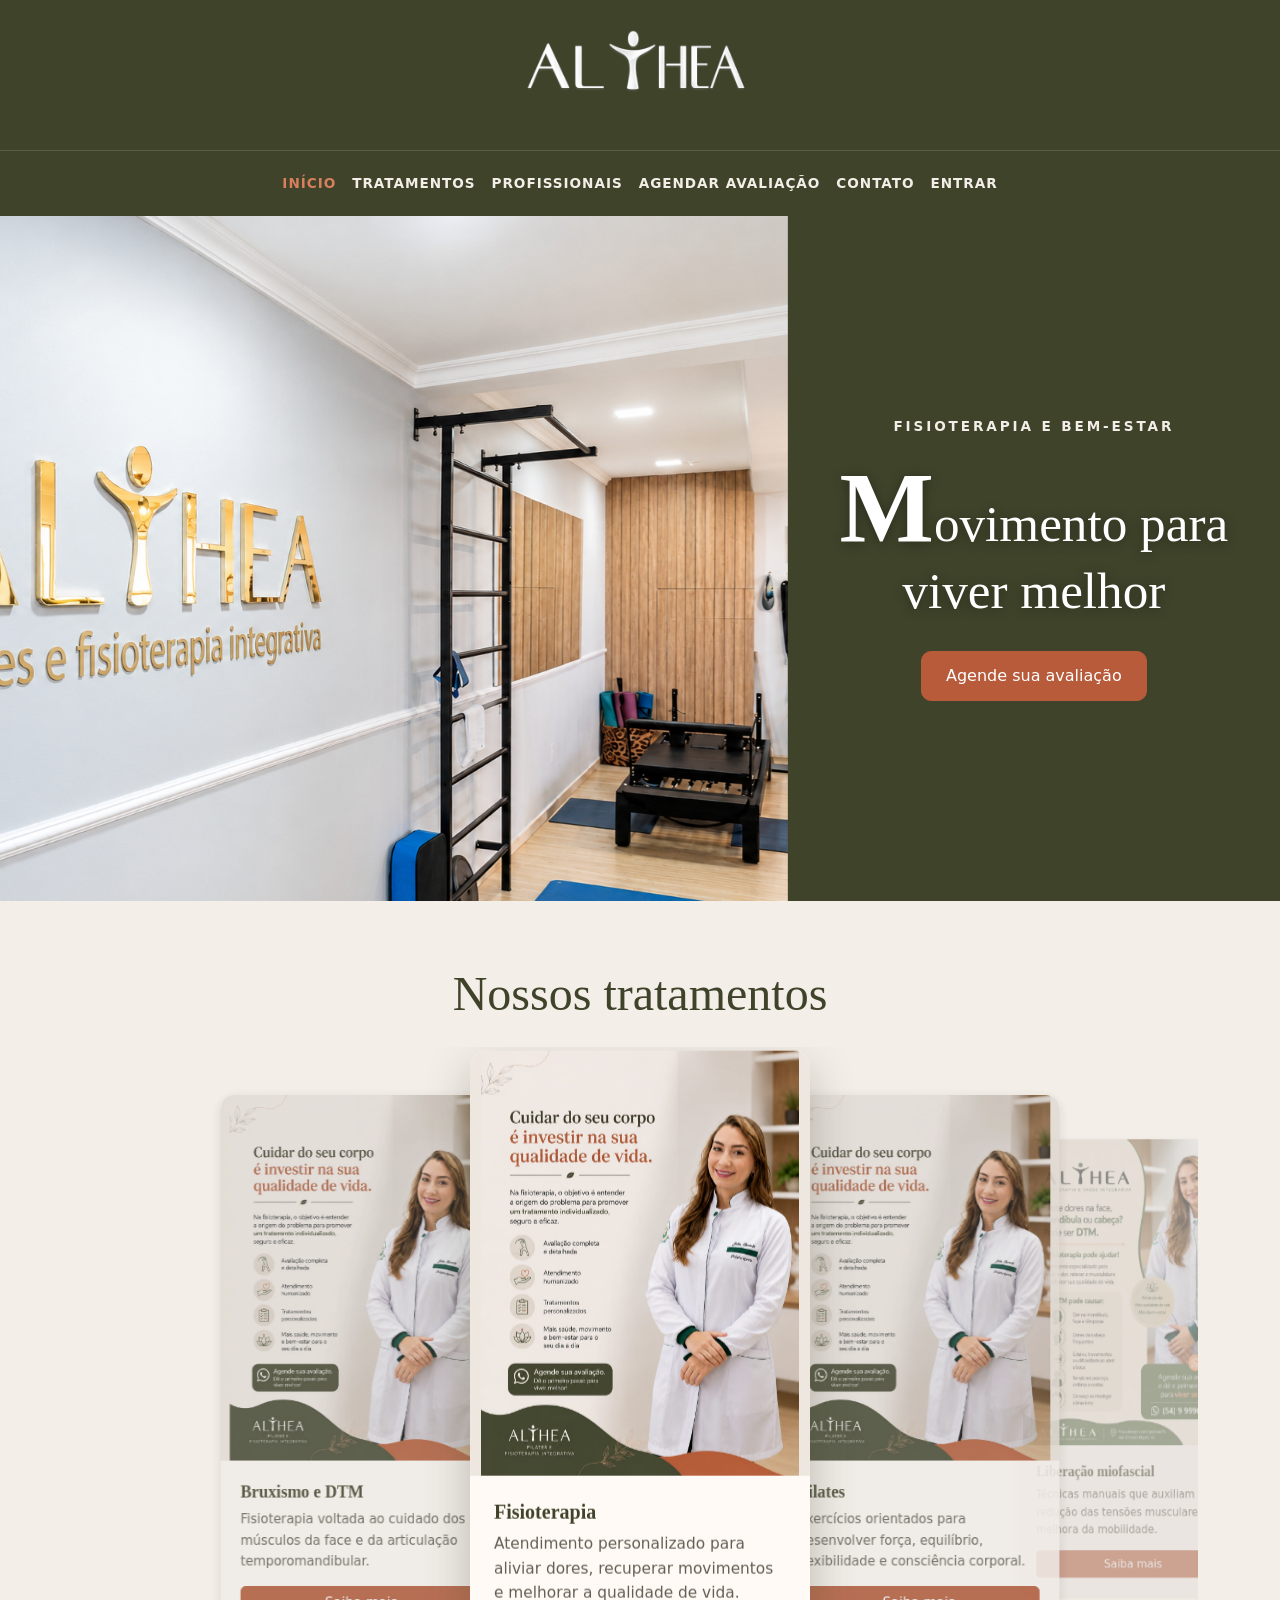
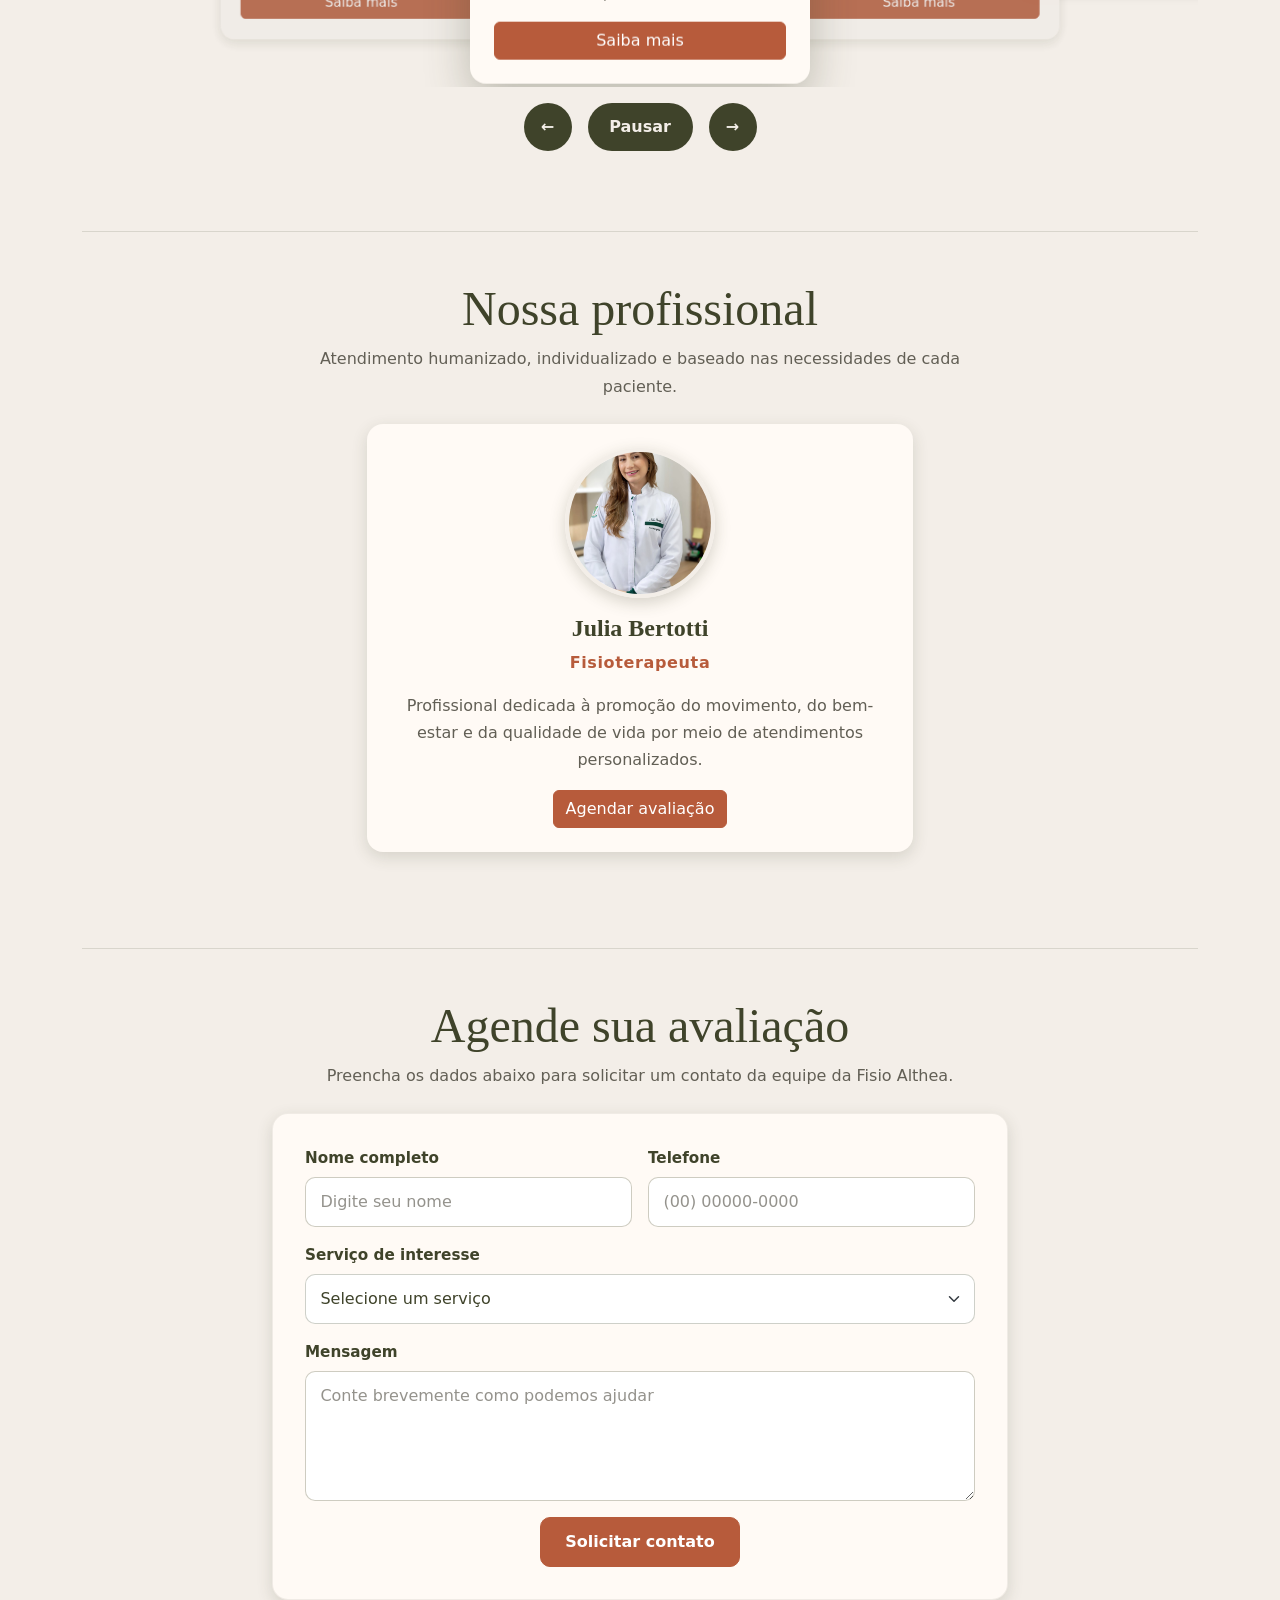
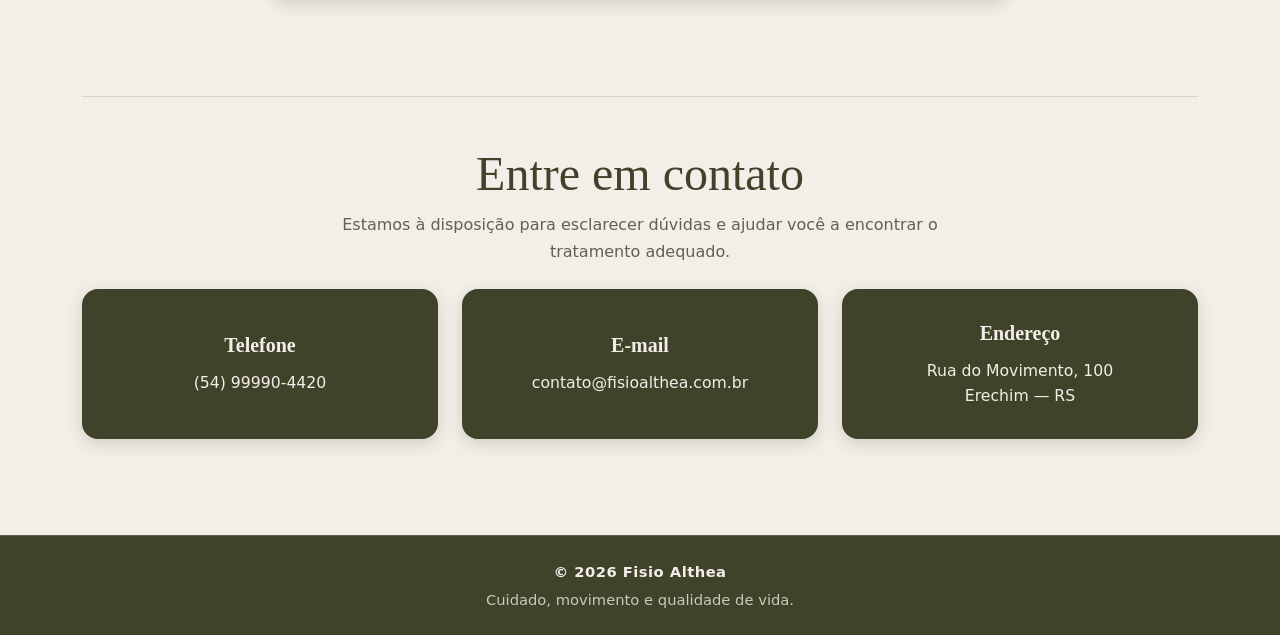
<file: FRONTEND/index.html>
<!DOCTYPE html>
<html lang="pt-BR">

<head>
    <!-- Define a codificação de caracteres da página -->
    <meta charset="UTF-8">

    <!-- Permite que o layout se adapte corretamente às telas menores -->
    <meta name="viewport" content="width=device-width, initial-scale=1.0">

    <!-- Descrição resumida da página para mecanismos de busca -->
    <meta name="description"
        content="Fisio Althea: fisioterapia, Pilates, liberação miofascial e atendimento para bruxismo e DTM.">

    <!-- Bootstrap: estrutura responsiva e componentes visuais -->
    <link href="https://cdn.jsdelivr.net/npm/bootstrap@5.3.8/dist/css/bootstrap.min.css" rel="stylesheet"
        integrity="sha384-sRIl4kxILFvY47J16cr9ZwB07vP4J8+LH7qKQnuqkuIAvNWLzeN8tE5YBujZqJLB" crossorigin="anonymous">

    <!-- Estilos gerais utilizados em todo o site -->
    <link rel="stylesheet" href="css/base.css">

    <!-- Cabeçalho, menu e banner principal -->
    <link rel="stylesheet" href="css/cabecalho-banner.css">

    <!-- Cards e carrossel de tratamentos -->
    <link rel="stylesheet" href="css/tratamentos-carrossel.css">

    <!-- Seção de apresentação da profissional -->
    <link rel="stylesheet" href="css/profissional.css">

    <!-- Formulário de agendamento -->
    <link rel="stylesheet" href="css/formulario.css">

    <!-- Contato e rodapé -->
    <link rel="stylesheet" href="css/contato-rodape.css">

    <title>Fisio Althea</title>
</head>

<body>

    <!-- ==================================================
         CABEÇALHO E MENU
         ================================================== -->

    <!--
        O identificador inicio permite que os links
        retornem ao topo da página.
    -->
    <header id="inicio" class="cabecalho-principal">

        <!-- Área superior destinada ao logotipo -->
        <div class="marca-topo">

            <!--
                Ao clicar no logotipo, o visitante
                retorna ao início da página.
            -->
            <a href="#inicio" class="logo-althea" aria-label="Ir para o início da página">
                <img src="img/logo1.png" class="logo-cabecalho" alt="Logotipo da clínica Althea">
            </a>

        </div>

        <!-- Menu de navegação responsivo -->
        <nav class="navbar navbar-expand-lg menu-principal" data-bs-theme="dark" aria-label="Navegação principal">
            <div class="container">

                <!--
                    Botão exibido em telas menores.
                    O JavaScript do Bootstrap abre e fecha o menu.
                -->
                <button class="navbar-toggler ms-auto" type="button" data-bs-toggle="collapse"
                    data-bs-target="#menuNavegacao" aria-controls="menuNavegacao" aria-expanded="false"
                    aria-label="Abrir menu de navegação">
                    <span class="navbar-toggler-icon"></span>
                </button>

                <!-- Área recolhível do menu -->
                <div class="collapse navbar-collapse justify-content-center" id="menuNavegacao">
                    <ul class="navbar-nav">

                        <li class="nav-item">
                            <a class="nav-link active" aria-current="page" href="#inicio">
                                Início
                            </a>
                        </li>

                        <li class="nav-item">
                            <a class="nav-link" href="#tratamentos">
                                Tratamentos
                            </a>
                        </li>

                        <li class="nav-item">
                            <a class="nav-link" href="#profissionais">
                                Profissionais
                            </a>
                        </li>

                        <li class="nav-item">
                            <a class="nav-link" href="#agendamento">
                                Agendar avaliação
                            </a>
                        </li>

                        <li class="nav-item">
                            <a class="nav-link" href="#contato">
                                Contato
                            </a>
                        </li>

                        <!-- Exibido apenas para quem NÃO está autenticado -->
                        <li class="nav-item" data-area="visitante">
                            <a class="nav-link" href="login.html">
                                Entrar
                            </a>
                        </li>

                        <!-- Exibido apenas para quem já está autenticado -->
                        <li class="nav-item d-none" data-area="autenticado">
                            <a class="nav-link" href="minha-conta.html">
                                Minha conta
                            </a>
                        </li>

                                                <!-- Exibido apenas para quem já está autenticado -->
                        <li class="nav-item d-none" data-area="autenticado">
                            <a class="nav-link" href="agendamentos.html">
                                Meus agendamentos
                            </a>
                        </li>

                    </ul>
                </div>

            </div>
        </nav>

    </header>


    <!-- ==================================================
         CONTEÚDO PRINCIPAL
         ================================================== -->

    <main>

        <section class="banner-principal">

            <!-- Área exclusiva da fotografia -->
            <div class="banner-imagem">
                <img src="img/banner-fisio2.jpg" alt="Ambiente interno da clínica Althea">
            </div>

            <!-- Área exclusiva do conteúdo -->
            <div class="banner-conteudo">

                <div class="conteudo-banner">
                    <p class="banner-subtitulo">
                        Fisioterapia e bem-estar
                    </p>

                    <h1>
                        <strong style="font-size: 100px;">M</strong>ovimento para viver melhor
                    </h1>

                    <a href="#agendamento" class="btn btn-althea">
                        Agende sua avaliação
                    </a>
                </div>

            </div>

        </section>


        <!--
            O container limita a largura das seções internas,
            mantendo o conteúdo alinhado e responsivo.
        -->
        <div class="container">


            <!-- ==================================================
                 TRATAMENTOS
                 ================================================== -->

            <section id="tratamentos" class="secao-tratamentos" aria-labelledby="tituloTratamentos">
                <h2 id="tituloTratamentos" class="text-center mb-4">
                    Nossos tratamentos
                </h2>

                <!--
                    Região interativa do carrossel.

                    tabindex="0" permite que o carrossel
                    receba foco pela tecla Tab.
                -->
                <div class="carrossel-tratamentos" role="region" aria-roledescription="carrossel"
                    aria-label="Tratamentos oferecidos pela Fisio Althea" tabindex="0">

                    <!--
                        Janela visível do carrossel.
                        Os cards fora da área serão escondidos pelo CSS.
                    -->
                    <div class="janela-carrossel">

                        <!-- Trilha movimentada pelo JavaScript -->
                        <div class="trilha-carrossel" id="trilhaTratamentos">

                            <!-- CARD 1 — FISIOTERAPIA -->
                            <article class="item-carrossel item-ativo">

                                <div class="card card-tratamento h-100">

                                    <img src="img/fisioterapia.jpg" class="card-img-top imagem-tratamento"
                                        alt="Profissional realizando atendimento de fisioterapia" loading="lazy">

                                    <!--
                                        Flexbox organiza os elementos verticalmente.
                                        mt-auto mantém o botão no final do card.
                                    -->
                                    <div class="card-body d-flex flex-column">

                                        <h3 class="card-title h5">
                                            Fisioterapia
                                        </h3>

                                        <p class="card-text">
                                            Atendimento personalizado para aliviar dores,
                                            recuperar movimentos e melhorar a qualidade de vida.
                                        </p>

                                        <a href="#agendamento" class="btn btn-althea mt-auto">
                                            Saiba mais
                                        </a>

                                    </div>

                                </div>

                            </article>


                            <!-- CARD 2 — PILATES -->
                            <article class="item-carrossel">

                                <div class="card card-tratamento h-100">

                                    <img src="img/pilates.jpg" class="card-img-top imagem-tratamento"
                                        alt="Profissional orientando uma sessão de Pilates" loading="lazy">

                                    <div class="card-body d-flex flex-column">

                                        <h3 class="card-title h5">
                                            Pilates
                                        </h3>

                                        <p class="card-text">
                                            Exercícios orientados para desenvolver força,
                                            equilíbrio, flexibilidade e consciência corporal.
                                        </p>

                                        <a href="#agendamento" class="btn btn-althea mt-auto">
                                            Saiba mais
                                        </a>

                                    </div>

                                </div>

                            </article>


                            <!-- CARD 3 — LIBERAÇÃO MIOFASCIAL -->
                            <article class="item-carrossel">

                                <div class="card card-tratamento h-100">

                                    <img src="img/miofascial.jpg" class="card-img-top imagem-tratamento"
                                        alt="Profissional realizando técnica de liberação miofascial" loading="lazy">

                                    <div class="card-body d-flex flex-column">

                                        <h3 class="card-title h5">
                                            Liberação miofascial
                                        </h3>

                                        <p class="card-text">
                                            Técnicas manuais que auxiliam na redução das
                                            tensões musculares e na melhora da mobilidade.
                                        </p>

                                        <a href="#agendamento" class="btn btn-althea mt-auto">
                                            Saiba mais
                                        </a>

                                    </div>

                                </div>

                            </article>


                            <!-- CARD 4 — BRUXISMO E DTM -->
                            <article class="item-carrossel">

                                <div class="card card-tratamento h-100">

                                    <img src="img/bruxismo.jpg" class="card-img-top imagem-tratamento"
                                        alt="Atendimento de fisioterapia para bruxismo e DTM" loading="lazy">

                                    <div class="card-body d-flex flex-column">

                                        <h3 class="card-title h5">
                                            Bruxismo e DTM
                                        </h3>

                                        <p class="card-text">
                                            Fisioterapia voltada ao cuidado dos músculos da face
                                            e da articulação temporomandibular.
                                        </p>

                                        <a href="#agendamento" class="btn btn-althea mt-auto">
                                            Saiba mais
                                        </a>

                                    </div>

                                </div>

                            </article>

                        </div>

                    </div>


                    <!--
                        Área invisível visualmente, mas reconhecida
                        por leitores de tela.
                    -->
                    <p id="statusCarrossel" class="visually-hidden" role="status" aria-live="polite" aria-atomic="true">
                    </p>


                    <!-- Controles manuais do carrossel -->
                    <div class="controles-carrossel">

                        <!-- Exibe o tratamento anterior -->
                        <button type="button" class="controle-carrossel" id="tratamentoAnterior"
                            aria-label="Mostrar tratamento anterior">
                            &#8592;
                        </button>

                        <!-- Pausa ou retoma a rotação automática -->
                        <button type="button" class="controle-carrossel controle-pausa" id="alternarCarrossel"
                            aria-label="Pausar rotação automática" aria-pressed="false">
                            Pausar
                        </button>

                        <!-- Exibe o próximo tratamento -->
                        <button type="button" class="controle-carrossel" id="proximoTratamento"
                            aria-label="Mostrar próximo tratamento">
                            &#8594;
                        </button>

                    </div>

                </div>

            </section>


            <!-- ==================================================
                 PROFISSIONAL
                 ================================================== -->

            <section id="profissionais" class="secao-profissionais mt-5 py-5" aria-labelledby="tituloProfissionais">
                <div class="text-center mb-4">

                    <h2 id="tituloProfissionais">
                        Nossa profissional
                    </h2>

                    <p>
                        Atendimento humanizado, individualizado e baseado
                        nas necessidades de cada paciente.
                    </p>

                </div>

                <!-- Linha que centraliza o card -->
                <div class="row justify-content-center">

                    <!--
                        Celular: largura total.
                        Tablet: oito colunas.
                        Computador: seis colunas.
                    -->
                    <div class="col-12 col-md-8 col-lg-6">

                        <div class="card card-profissional">

                            <div class="card-body text-center p-4">

                                <img src="img/profissional.jpg" class="foto-profissional mx-auto mb-3"
                                    alt="Fisioterapeuta Julia Bertotti" loading="lazy">

                                <h3 class="h4">
                                    Julia Bertotti
                                </h3>

                                <p class="cargo-profissional">
                                    Fisioterapeuta
                                </p>

                                <p>
                                    Profissional dedicada à promoção do movimento,
                                    do bem-estar e da qualidade de vida por meio
                                    de atendimentos personalizados.
                                </p>

                                <a href="#agendamento" class="btn btn-althea">
                                    Agendar avaliação
                                </a>

                            </div>

                        </div>

                    </div>

                </div>

            </section>


            <!-- ==================================================
                 FORMULÁRIO DE AGENDAMENTO
                 ================================================== -->

            <section id="agendamento" class="secao-agendamento mt-5 py-5" aria-labelledby="tituloAgendamento">
                <div class="text-center mb-4">

                    <h2 id="tituloAgendamento">
                        Agende sua avaliação
                    </h2>

                    <p>
                        Preencha os dados abaixo para solicitar um contato
                        da equipe da Fisio Althea.
                    </p>

                </div>

                <!-- Linha que centraliza o formulário -->
                <div class="row justify-content-center">

                    <div class="col-12 col-md-10 col-lg-8">

                        <!--
                            O formulário é controlado pelo script.js.

                            Nesta etapa acadêmica, os dados não são
                            armazenados em banco de dados.
                        -->
                        <form id="formAgendamento" class="formulario-agendamento">
                            <div class="row g-3">

                                <!-- Campo de nome -->
                                <div class="col-12 col-md-6">

                                    <label for="nome" class="form-label">
                                        Nome completo
                                    </label>

                                    <input type="text" class="form-control" id="nome" name="nome"
                                        placeholder="Digite seu nome" autocomplete="name" required>

                                </div>


                                <!-- Campo de telefone -->
                                <div class="col-12 col-md-6">

                                    <label for="telefone" class="form-label">
                                        Telefone
                                    </label>

                                    <input type="tel" class="form-control" id="telefone" name="telefone"
                                        placeholder="(00) 00000-0000" autocomplete="tel" inputmode="tel" required>

                                </div>


                                <!-- Seleção do serviço -->
                                <div class="col-12">

                                    <label for="servico" class="form-label">
                                        Serviço de interesse
                                    </label>

                                    <select class="form-select" id="servico" name="servico" required>
                                        <option value="" selected disabled>
                                            Selecione um serviço
                                        </option>

                                        <option value="fisioterapia">
                                            Fisioterapia
                                        </option>

                                        <option value="pilates">
                                            Pilates
                                        </option>

                                        <option value="liberacao-miofascial">
                                            Liberação miofascial
                                        </option>

                                        <option value="bruxismo-dtm">
                                            Bruxismo e DTM
                                        </option>
                                    </select>

                                </div>


                                <!-- Mensagem adicional -->
                                <div class="col-12">

                                    <label for="mensagem" class="form-label">
                                        Mensagem
                                    </label>

                                    <textarea class="form-control" id="mensagem" name="mensagem" rows="4"
                                        placeholder="Conte brevemente como podemos ajudar"></textarea>

                                </div>


                                <!-- Botão do formulário -->
                                <div class="col-12 text-center">

                                    <button type="submit" class="btn btn-althea">
                                        Solicitar contato
                                    </button>

                                    <!-- Mensagem de retorno do formulário -->
                                    <p id="mensagem-formulario"></p>

                                </div>

                            </div>

                        </form>


                        <!-- Mensagem exibida pelo JavaScript -->
                        <div id="mensagemRetorno" class="alert alerta-althea mt-4 d-none" role="alert"></div>

                    </div>

                </div>

            </section>


            <!-- ==================================================
                 CONTATO
                 ================================================== -->

            <section id="contato" class="secao-contato mt-5 py-5" aria-labelledby="tituloContato">
                <div class="text-center mb-4">

                    <h2 id="tituloContato">
                        Entre em contato
                    </h2>

                    <p>
                        Estamos à disposição para esclarecer dúvidas
                        e ajudar você a encontrar o tratamento adequado.
                    </p>

                </div>

                <!-- Linha responsiva dos contatos -->
                <div class="row g-4 justify-content-center">

                    <!-- Telefone -->
                    <div class="col-12 col-md-4">

                        <div class="card card-contato h-100">

                            <div class="card-body text-center">

                                <h3 class="h5">
                                    Telefone
                                </h3>

                                <a href="tel:+5554999999999">
                                    (54) 99990-4420
                                </a>

                            </div>

                        </div>

                    </div>


                    <!-- E-mail -->
                    <div class="col-12 col-md-4">

                        <div class="card card-contato h-100">

                            <div class="card-body text-center">

                                <h3 class="h5">
                                    E-mail
                                </h3>

                                <a href="mailto:contato@fisioalthea.com.br">
                                    contato@fisioalthea.com.br
                                </a>

                            </div>

                        </div>

                    </div>


                    <!-- Endereço -->
                    <div class="col-12 col-md-4">

                        <div class="card card-contato h-100">

                            <div class="card-body text-center">

                                <h3 class="h5">
                                    Endereço
                                </h3>

                                <!-- Endereço ilustrativo -->
                                <p class="mb-0">
                                    Rua do Movimento, 100<br>
                                    Erechim — RS
                                </p>

                            </div>

                        </div>

                    </div>

                </div>

            </section>

        </div>

    </main>


    <!-- ==================================================
         RODAPÉ
         ================================================== -->

    <footer class="rodape mt-5">

        <div class="container text-center py-4">

            <p class="mb-1">
                &copy; 2026 Fisio Althea
            </p>

            <p class="mb-0">
                Cuidado, movimento e qualidade de vida.
            </p>

        </div>

    </footer>


    <!-- ==================================================
         ARQUIVOS JAVASCRIPT
         ================================================== -->

    <!-- JavaScript do Bootstrap -->
    <script src="https://cdn.jsdelivr.net/npm/bootstrap@5.3.8/dist/js/bootstrap.bundle.min.js"
        integrity="sha384-FKyoEForCGlyvwx9Hj09JcYn3nv7wiPVlz7YYwJrWVcXK/BmnVDxM+D2scQbITxI"
        crossorigin="anonymous"></script>
    <!--
        Configuração central de comunicação com a API REST
        e gerenciamento da sessão do usuário.

        Deve ser carregada antes dos demais scripts.

        Tópicos correspondentes:
        - Desenvolvimento Web
        - APIs REST
        - Arquitetura de Software
    -->
    <script src="js/api.js"></script>

    <!-- Controla os itens do menu conforme a sessão do usuário -->
    <script src="js/sessao-ui.js"></script>

    <!-- JavaScript personalizado do projeto -->
    <script src="script.js"></script>

</body>

</html>
</file>
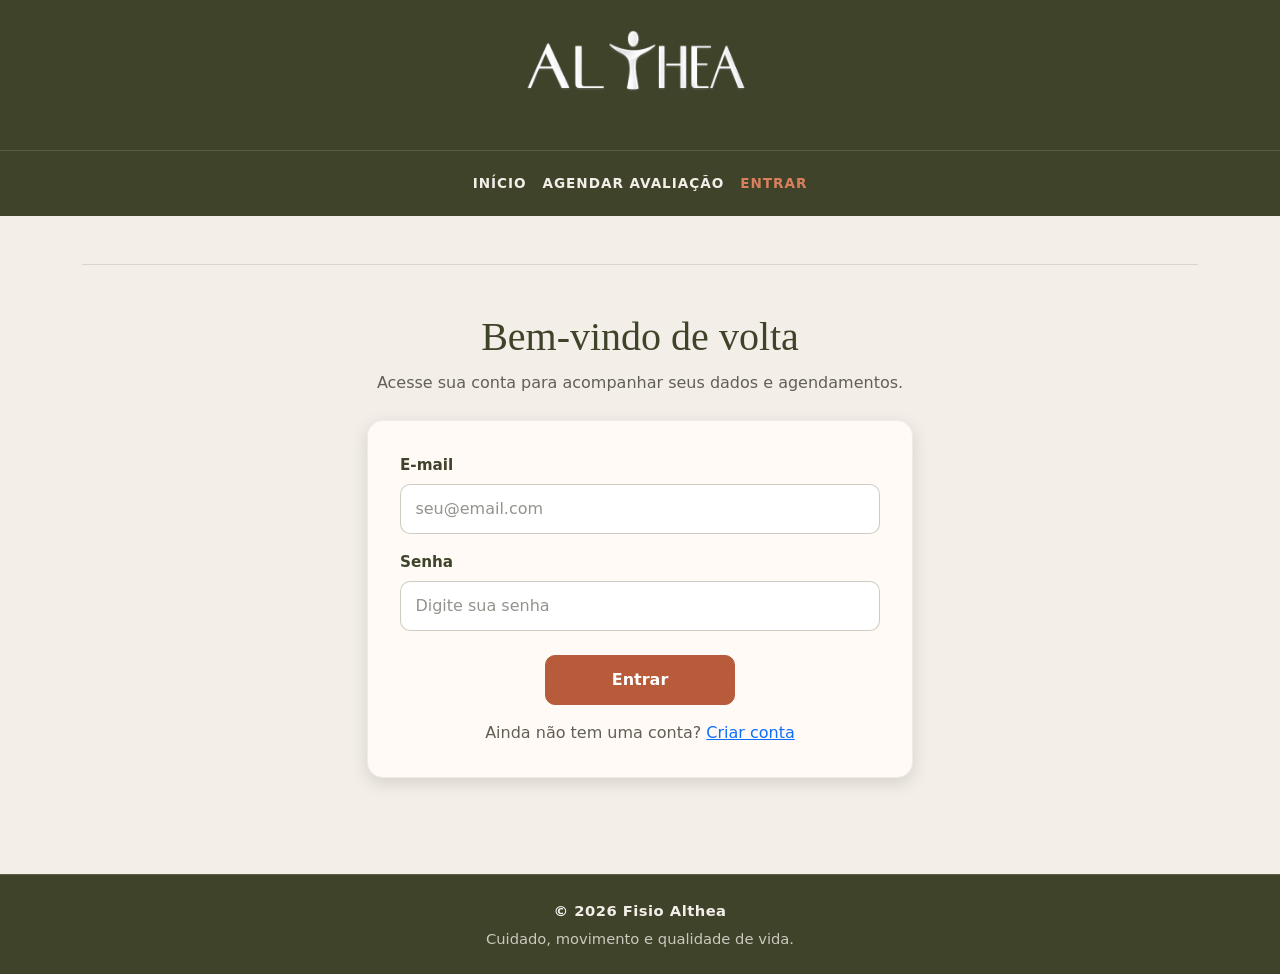
<file: FRONTEND/agendamentos.html>
<!DOCTYPE html>
<html lang="pt-BR">

<head>
    <meta charset="UTF-8">
    <meta name="viewport" content="width=device-width, initial-scale=1.0">
    <meta name="description" content="Fisio Althea: horários e agendamentos.">

    <link href="https://cdn.jsdelivr.net/npm/bootstrap@5.3.8/dist/css/bootstrap.min.css" rel="stylesheet"
        integrity="sha384-sRIl4kxILFvY47J16cr9ZwB07vP4J8+LH7qKQnuqkuIAvNWLzeN8tE5YBujZqJLB" crossorigin="anonymous">

    <link rel="stylesheet" href="css/base.css">
    <link rel="stylesheet" href="css/cabecalho-banner.css">
    <link rel="stylesheet" href="css/formulario.css">
    <link rel="stylesheet" href="css/contato-rodape.css">

    <title>Agendamentos — Fisio Althea</title>
</head>

<body>
    <header id="inicio" class="cabecalho-principal">
        <div class="marca-topo">
            <a href="index.html" class="logo-althea" aria-label="Ir para o início do site">
                <img src="img/logo1.png" class="logo-cabecalho" alt="Logotipo da clínica Althea">
            </a>
        </div>

        <nav class="navbar navbar-expand-lg menu-principal" data-bs-theme="dark" aria-label="Navegação principal">
            <div class="container">
                <button class="navbar-toggler ms-auto" type="button" data-bs-toggle="collapse"
                    data-bs-target="#menuNavegacao" aria-controls="menuNavegacao" aria-expanded="false"
                    aria-label="Abrir menu de navegação">
                    <span class="navbar-toggler-icon"></span>
                </button>

                <div class="collapse navbar-collapse justify-content-center" id="menuNavegacao">
                    <ul class="navbar-nav align-items-lg-center">
                        <li class="nav-item">
                            <a class="nav-link" href="index.html">Início</a>
                        </li>
                        <li class="nav-item">
                            <a class="nav-link" href="index.html#agendamento">Agendar avaliação</a>
                        </li>
                    </ul>
                </div>
            </div>
        </nav>
    </header>

    <main>
        <div class="container">

            <div id="mensagemAgendamento" class="alert alerta-althea d-none mt-4" role="alert" aria-live="polite"></div>

            <section class="secao-agendamento mt-5 py-5" aria-labelledby="tituloFormulario">
                <div class="text-center mb-4">
                    <h1 id="tituloFormulario">Novo agendamento</h1>
                    <p>Escolha o profissional e a data para ver os horários disponíveis.</p>
                </div>

                <div class="row justify-content-center">
                    <div class="col-12 col-md-10 col-lg-8">
                        <form id="formAgendarHorario" class="formulario-agendamento">
                            <div class="row g-3">
                                <div class="col-12 col-md-6">
                                    <label for="selectProfissional" class="form-label">Profissional</label>
                                    <select id="selectProfissional" class="form-select" required>
                                        <option value="" selected disabled>Selecione um profissional</option>
                                    </select>
                                </div>
                                <div class="col-12 col-md-6">
                                    <label for="selectServico" class="form-label">Serviço</label>
                                    <select id="selectServico" class="form-select" required>
                                        <option value="" selected disabled>Selecione um serviço</option>
                                    </select>
                                </div>
                                <div class="col-12">
                                    <label for="campoData" class="form-label">Data</label>
                                    <input type="date" id="campoData" class="form-control" required>
                                </div>
                                <div class="col-12">
                                    <p class="form-label mb-2">Horários disponíveis</p>
                                    <div id="listaHorarios" aria-live="polite"></div>
                                </div>
                                <div class="col-12 text-center">
                                    <button type="submit" id="botaoConfirmar" class="btn btn-althea" disabled>Confirmar agendamento</button>
                                    <button type="button" id="botaoCancelarEdicao" class="btn btn-outline-secondary ms-2 d-none">Voltar</button>
                                </div>
                            </div>
                        </form>
                    </div>
                </div>
            </section>

            <section class="py-5" aria-labelledby="tituloMeusAgendamentos">
                <div class="text-center mb-4">
                    <h2 id="tituloMeusAgendamentos">Meus agendamentos</h2>
                </div>
                <div id="listaMeusAgendamentos" class="row g-4"></div>
            </section>

        </div>
    </main>

    <footer class="rodape mt-5">
        <div class="container text-center py-4">
            <p class="mb-1">&copy; 2026 Fisio Althea</p>
            <p class="mb-0">Cuidado, movimento e qualidade de vida.</p>
        </div>
    </footer>

    <script src="https://cdn.jsdelivr.net/npm/bootstrap@5.3.8/dist/js/bootstrap.bundle.min.js"
        integrity="sha384-FKyoEForCGlyvwx9Hj09JcYn3nv7wiPVlz7YYwJrWVcXK/BmnVDxM+D2scQbITxI"
        crossorigin="anonymous"></script>

    <script src="js/api.js"></script>
    <script src="js/controle-acesso.js"></script>
    <script src="js/agendamentos.js"></script>
</body>

</html>
</file>
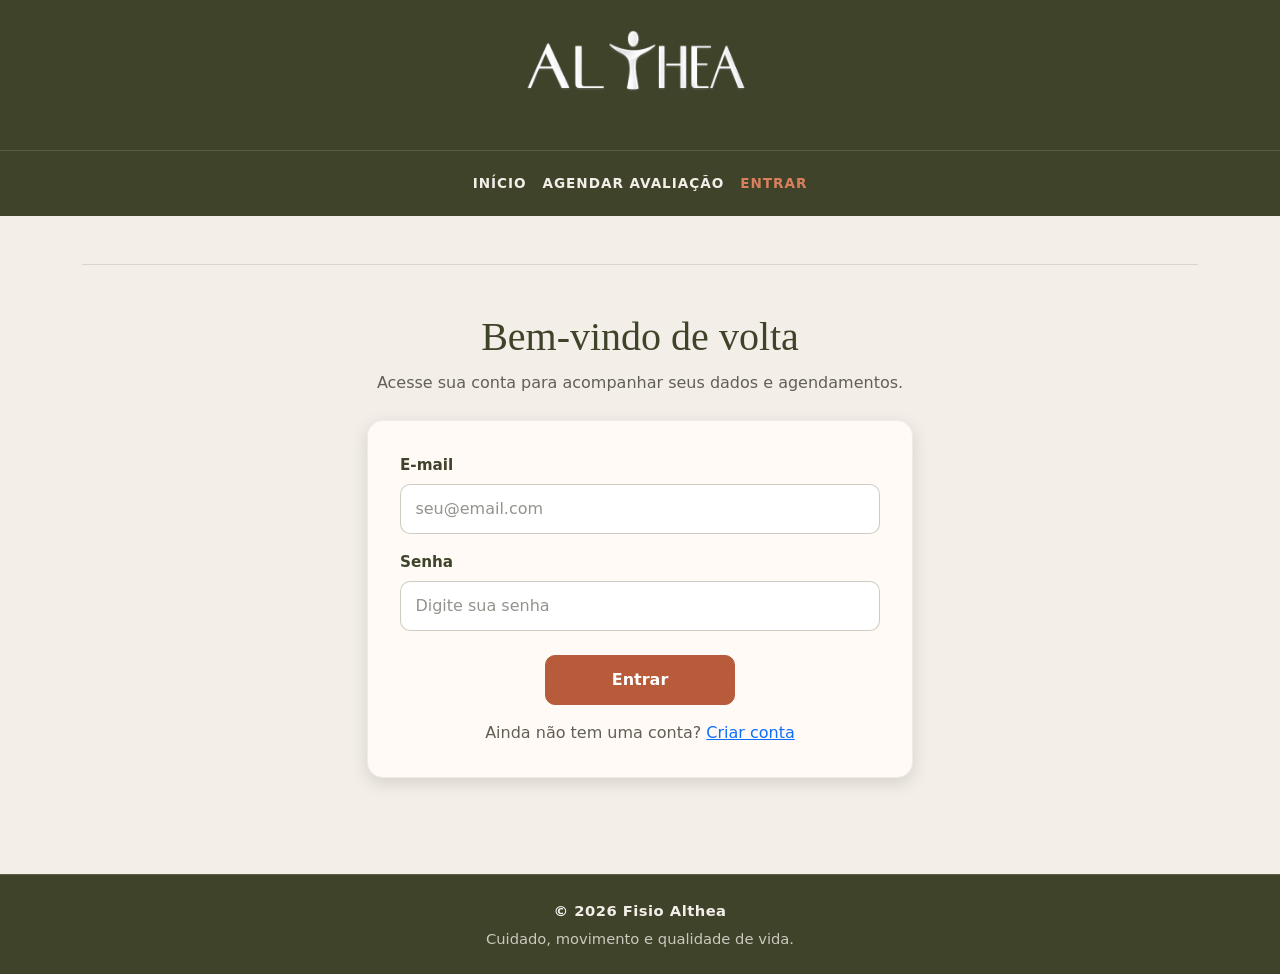
<file: FRONTEND/area-paciente.html>
<!DOCTYPE html>
<html lang="pt-BR">

<head>
    <meta charset="UTF-8">
    <meta name="viewport" content="width=device-width, initial-scale=1.0">
    <meta name="description" content="Área do paciente da Fisio Althea.">
    <title>Área do Paciente — Fisio Althea</title>

    <link
        href="https://cdn.jsdelivr.net/npm/bootstrap@5.3.8/dist/css/bootstrap.min.css"
        rel="stylesheet">

    <link rel="stylesheet" href="css/base.css">
    <link rel="stylesheet" href="css/cabecalho-banner.css">
    <link rel="stylesheet" href="css/contato-rodape.css">
</head>

<body>
    <header id="inicio" class="cabecalho-principal">
        <div class="marca-topo">
            <a href="index.html" class="logo-althea" aria-label="Página inicial">
                <img src="img/logo1.png" class="logo-cabecalho" alt="Logotipo da Clínica Althea">
            </a>
        </div>

        <nav class="navbar navbar-expand-lg menu-principal" data-bs-theme="dark"
            aria-label="Navegação principal">
            <div class="container">
                <button class="navbar-toggler ms-auto" type="button"
                    data-bs-toggle="collapse" data-bs-target="#menuNavegacao"
                    aria-controls="menuNavegacao" aria-expanded="false"
                    aria-label="Abrir menu">
                    <span class="navbar-toggler-icon"></span>
                </button>

                <div class="collapse navbar-collapse justify-content-center" id="menuNavegacao">
                    <ul class="navbar-nav align-items-lg-center">
                        <li class="nav-item">
                            <a class="nav-link" href="index.html">Início</a>
                        </li>
                        <li class="nav-item">
                            <a class="nav-link" href="minha-conta.html">Minha conta</a>
                        </li>
                        <li class="nav-item">
                            <button type="button" class="nav-link btn btn-link"
                                id="botaoSair" style="text-decoration: none;">
                                Sair
                            </button>
                        </li>
                    </ul>
                </div>
            </div>
        </nav>
    </header>

    <main class="container py-5">
        <div class="text-center mb-5">
            <h1>Área do paciente</h1>
            <p>Envie mensagens e acompanhe suas mensagens anteriores.</p>
        </div>

        <div id="mensagemGeral" class="alert d-none"
            role="alert" aria-live="polite"></div>

        <section class="mb-5" aria-labelledby="tituloNovaMensagem">
            <div class="card shadow-sm">
                <div class="card-body p-4">
                    <h2 id="tituloNovaMensagem" class="h4 mb-4">Nova mensagem</h2>

                    <form id="formMensagem">
                        <div class="mb-3">
                            <label for="assunto" class="form-label">Assunto</label>
                            <input type="text" id="assunto" name="assunto"
                                class="form-control" maxlength="150"
                                placeholder="Informe o assunto (opcional)">
                        </div>

                        <div class="mb-3">
                            <label for="conteudo" class="form-label">Mensagem</label>
                            <textarea id="conteudo" name="conteudo"
                                class="form-control" rows="5" required
                                maxlength="5000"
                                placeholder="Digite sua mensagem"></textarea>
                        </div>

                        <button type="submit" id="botaoEnviar" class="btn btn-primary">
                            Enviar mensagem
                        </button>
                    </form>
                </div>
            </div>
        </section>

        <section aria-labelledby="tituloMinhasMensagens">
            <div class="d-flex flex-wrap justify-content-between align-items-center gap-3 mb-4">
                <h2 id="tituloMinhasMensagens" class="h4 mb-0">Minhas mensagens</h2>

                <button type="button" id="botaoAtualizar" class="btn btn-outline-primary">
                    Atualizar lista
                </button>
            </div>

            <div id="mensagemLista" class="alert d-none"
                role="status" aria-live="polite"></div>

            <div id="listaMensagens" class="row g-3"></div>
        </section>

        <section id="secaoDetalhes" class="mt-5 d-none"
            aria-labelledby="tituloDetalhes">
            <div class="card shadow-sm">
                <div class="card-body p-4">
                    <div class="d-flex justify-content-between align-items-start gap-3 mb-3">
                        <h2 id="tituloDetalhes" class="h4">Detalhes da mensagem</h2>
                        <button type="button" id="botaoFecharDetalhes"
                            class="btn btn-outline-secondary btn-sm">
                            Fechar
                        </button>
                    </div>

                    <p class="mb-1">
                        <strong>Assunto:</strong>
                        <span id="detalheAssunto"></span>
                    </p>

                    <p class="mb-1">
                        <strong>Enviada por:</strong>
                        <span id="detalheUsuario"></span>
                    </p>

                    <p class="mb-3">
                        <strong>Data:</strong>
                        <span id="detalheData"></span>
                    </p>

                    <hr>

                    <div id="detalheConteudo"
                        class="text-break"
                        style="white-space: pre-wrap;"></div>

                    <div id="detalheEstado" class="mt-3"></div>

                    <button type="button" id="botaoMarcarLida"
                        class="btn btn-outline-primary mt-3 d-none">
                        Marcar como lida
                    </button>
                </div>
            </div>
        </section>
    </main>

    <footer class="rodape mt-5">
        <div class="container text-center py-4">
            <p class="mb-1">&copy; 2026 Fisio Althea</p>
            <p class="mb-0">Cuidado, movimento e qualidade de vida.</p>
        </div>
    </footer>

    <script
        src="https://cdn.jsdelivr.net/npm/bootstrap@5.3.8/dist/js/bootstrap.bundle.min.js">
    </script>

    <script src="js/api.js"></script>
    <script src="js/controle-acesso.js"></script>
    <script src="js/mensagens.js"></script>
</body>

</html>
</file>
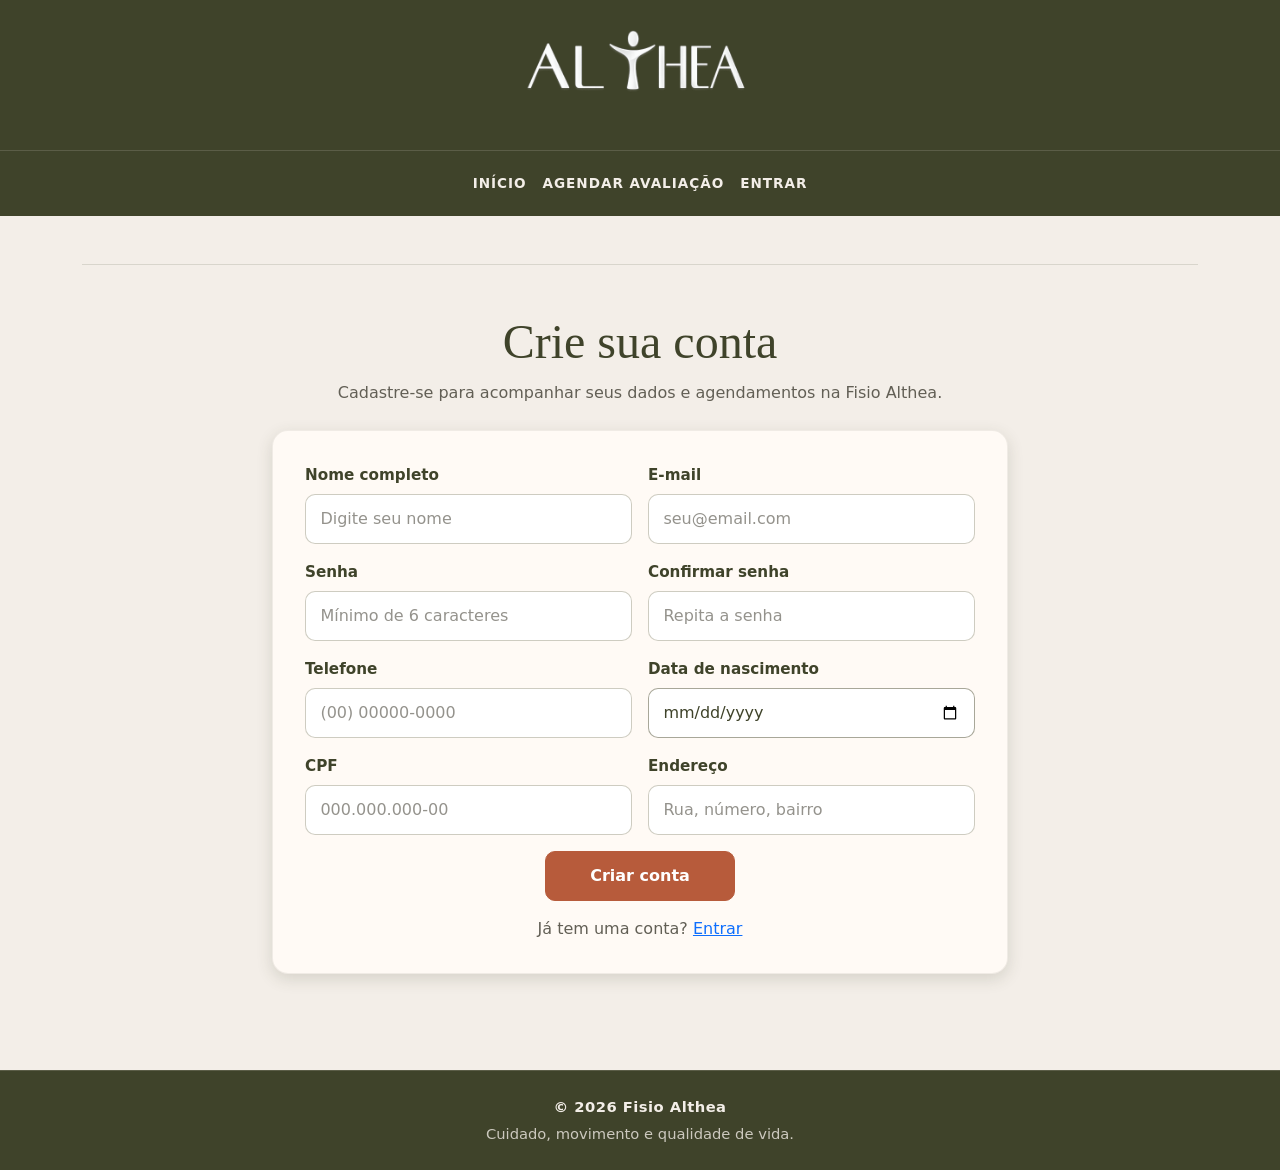
<file: FRONTEND/cadastro.html>
<!DOCTYPE html>
<html lang="pt-BR">

<head>
    <meta charset="UTF-8">
    <meta name="viewport" content="width=device-width, initial-scale=1.0">
    <meta name="description" content="Fisio Althea: crie sua conta de paciente.">

    <link href="https://cdn.jsdelivr.net/npm/bootstrap@5.3.8/dist/css/bootstrap.min.css" rel="stylesheet"
        integrity="sha384-sRIl4kxILFvY47J16cr9ZwB07vP4J8+LH7qKQnuqkuIAvNWLzeN8tE5YBujZqJLB" crossorigin="anonymous">

    <link rel="stylesheet" href="css/base.css">
    <link rel="stylesheet" href="css/cabecalho-banner.css">
    <link rel="stylesheet" href="css/formulario.css">
    <link rel="stylesheet" href="css/contato-rodape.css">

    <title>Criar conta — Fisio Althea</title>
</head>

<body>

    <!-- ==================================================
         CABEÇALHO E MENU
         ================================================== -->
    <header id="inicio" class="cabecalho-principal">

        <div class="marca-topo">
            <a href="index.html" class="logo-althea" aria-label="Ir para o início do site">
                <img src="img/logo1.png" class="logo-cabecalho" alt="Logotipo da clínica Althea">
            </a>
        </div>

        <nav class="navbar navbar-expand-lg menu-principal" data-bs-theme="dark" aria-label="Navegação principal">
            <div class="container">

                <button class="navbar-toggler ms-auto" type="button" data-bs-toggle="collapse"
                    data-bs-target="#menuNavegacao" aria-controls="menuNavegacao" aria-expanded="false"
                    aria-label="Abrir menu de navegação">
                    <span class="navbar-toggler-icon"></span>
                </button>

                <div class="collapse navbar-collapse justify-content-center" id="menuNavegacao">
                    <ul class="navbar-nav align-items-lg-center">

                        <li class="nav-item">
                            <a class="nav-link" href="index.html">
                                Início
                            </a>
                        </li>

                        <li class="nav-item">
                            <a class="nav-link" href="index.html#agendamento">
                                Agendar avaliação
                            </a>
                        </li>

                        <li class="nav-item" data-area="visitante">
                            <a class="nav-link" href="login.html">
                                Entrar
                            </a>
                        </li>

                        <li class="nav-item d-none" data-area="autenticado">
                            <a class="nav-link" href="minha-conta.html">
                                Minha conta
                            </a>
                        </li>

                    </ul>
                </div>

            </div>
        </nav>

    </header>


    <!-- ==================================================
         FORMULÁRIO DE CADASTRO
         ================================================== -->
    <main>
        <div class="container">

            <section class="secao-agendamento mt-5 py-5" aria-labelledby="tituloCadastro">

                <div class="text-center mb-4">
                    <h2 id="tituloCadastro">
                        Crie sua conta
                    </h2>

                    <p>
                        Cadastre-se para acompanhar seus dados
                        e agendamentos na Fisio Althea.
                    </p>
                </div>

                <div class="row justify-content-center">
                    <div class="col-12 col-md-10 col-lg-8">

                        <form id="formCadastro" class="formulario-agendamento" novalidate>
                            <div class="row g-3">

                                <div class="col-12 col-md-6">
                                    <label for="nome" class="form-label">
                                        Nome completo
                                    </label>

                                    <input type="text" class="form-control" id="nome" name="nome"
                                        placeholder="Digite seu nome" autocomplete="name" required>
                                </div>

                                <div class="col-12 col-md-6">
                                    <label for="email" class="form-label">
                                        E-mail
                                    </label>

                                    <input type="email" class="form-control" id="email" name="email"
                                        placeholder="seu@email.com" autocomplete="email" required>
                                </div>

                                <div class="col-12 col-md-6">
                                    <label for="senha" class="form-label">
                                        Senha
                                    </label>

                                    <input type="password" class="form-control" id="senha" name="senha"
                                        placeholder="Mínimo de 6 caracteres" autocomplete="new-password" minlength="6"
                                        required>
                                </div>

                                <div class="col-12 col-md-6">
                                    <label for="confirmarSenha" class="form-label">
                                        Confirmar senha
                                    </label>

                                    <input type="password" class="form-control" id="confirmarSenha"
                                        name="confirmarSenha" placeholder="Repita a senha" autocomplete="new-password"
                                        minlength="6" required>
                                </div>

                                <div class="col-12 col-md-6">
                                    <label for="telefone" class="form-label">
                                        Telefone
                                    </label>

                                    <input type="tel" class="form-control" id="telefone" name="telefone"
                                        placeholder="(00) 00000-0000" autocomplete="tel" inputmode="tel">
                                </div>

                                <div class="col-12 col-md-6">
                                    <label for="dataNascimento" class="form-label">
                                        Data de nascimento
                                    </label>

                                    <input type="date" class="form-control" id="dataNascimento"
                                        name="dataNascimento">
                                </div>

                                <div class="col-12 col-md-6">
                                    <label for="cpf" class="form-label">
                                        CPF
                                    </label>

                                    <input type="text" class="form-control" id="cpf" name="cpf"
                                        placeholder="000.000.000-00" inputmode="numeric">
                                </div>

                                <div class="col-12 col-md-6">
                                    <label for="endereco" class="form-label">
                                        Endereço
                                    </label>

                                    <input type="text" class="form-control" id="endereco" name="endereco"
                                        placeholder="Rua, número, bairro">
                                </div>

                                <div class="col-12 text-center">
                                    <button type="submit" class="btn btn-althea" id="botaoCadastro">
                                        Criar conta
                                    </button>

                                    <p class="mt-3 mb-0">
                                        Já tem uma conta?
                                        <a href="login.html">Entrar</a>
                                    </p>
                                </div>

                            </div>
                        </form>

                        <!-- Mensagem exibida pelo JavaScript (sucesso ou erro) -->
                        <div id="mensagemCadastro" class="alert alerta-althea mt-4 d-none" role="alert"></div>

                    </div>
                </div>

            </section>

        </div>
    </main>


    <!-- ==================================================
         RODAPÉ
         ================================================== -->
    <footer class="rodape mt-5">
        <div class="container text-center py-4">
            <p class="mb-1">&copy; 2026 Fisio Althea</p>
            <p class="mb-0">Cuidado, movimento e qualidade de vida.</p>
        </div>
    </footer>


    <script src="https://cdn.jsdelivr.net/npm/bootstrap@5.3.8/dist/js/bootstrap.bundle.min.js"
        integrity="sha384-FKyoEForCGlyvwx9Hj09JcYn3nv7wiPVlz7YYwJrWVcXK/BmnVDxM+D2scQbITxI"
        crossorigin="anonymous"></script>

    <script src="js/api.js"></script>
    <script src="js/sessao-ui.js"></script>
    <script src="js/cadastro.js"></script>

</body>

</html>
</file>
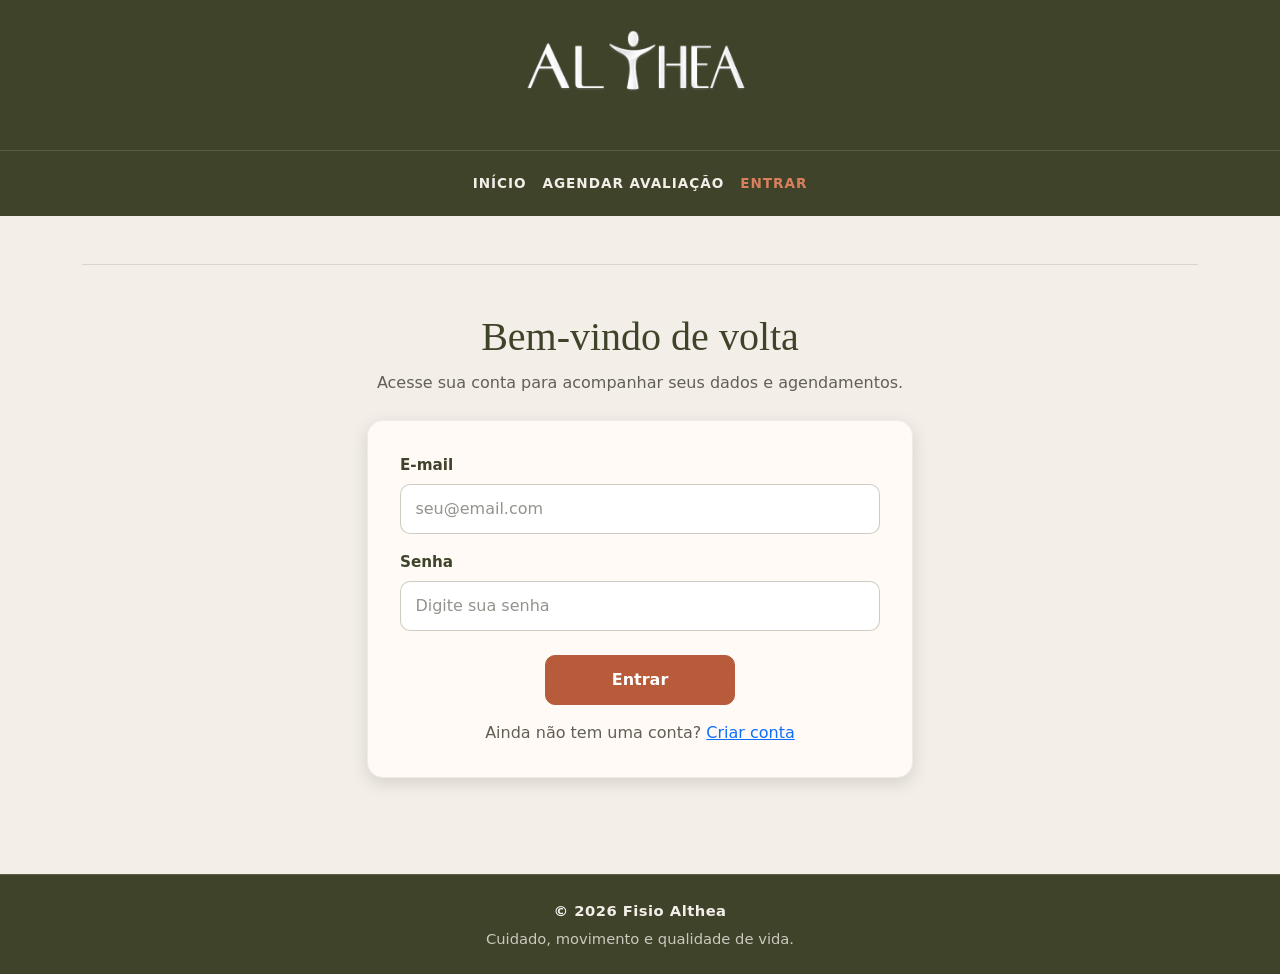
<file: FRONTEND/login.html>
<!DOCTYPE html>
<html lang="pt-BR">

<head>
    <meta charset="UTF-8">
    <meta name="viewport" content="width=device-width, initial-scale=1.0">
    <meta name="description" content="Acesse sua conta de paciente na Fisio Althea.">

    <link href="https://cdn.jsdelivr.net/npm/bootstrap@5.3.8/dist/css/bootstrap.min.css" rel="stylesheet"
        integrity="sha384-sRIl4kxILFvY47J16cr9ZwB07vP4J8+LH7qKQnuqkuIAvNWLzeN8tE5YBujZqJLB" crossorigin="anonymous">

    <link rel="stylesheet" href="css/base.css">
    <link rel="stylesheet" href="css/cabecalho-banner.css">
    <link rel="stylesheet" href="css/formulario.css">
    <link rel="stylesheet" href="css/contato-rodape.css">

    <title>Entrar — Fisio Althea</title>
</head>

<body>
    <header id="inicio" class="cabecalho-principal">
        <div class="marca-topo">
            <a href="index.html" class="logo-althea" aria-label="Ir para o início do site">
                <img src="img/logo1.png" class="logo-cabecalho" alt="Logotipo da clínica Althea">
            </a>
        </div>

        <nav class="navbar navbar-expand-lg menu-principal" data-bs-theme="dark" aria-label="Navegação principal">
            <div class="container">
                <button class="navbar-toggler ms-auto" type="button" data-bs-toggle="collapse"
                    data-bs-target="#menuNavegacao" aria-controls="menuNavegacao" aria-expanded="false"
                    aria-label="Abrir menu de navegação">
                    <span class="navbar-toggler-icon"></span>
                </button>

                <div class="collapse navbar-collapse justify-content-center" id="menuNavegacao">
                    <ul class="navbar-nav align-items-lg-center">
                        <li class="nav-item">
                            <a class="nav-link" href="index.html">Início</a>
                        </li>
                        <li class="nav-item">
                            <a class="nav-link" href="index.html#agendamento">Agendar avaliação</a>
                        </li>
                        <li class="nav-item" data-area="visitante">
                            <a class="nav-link active" aria-current="page" href="login.html">Entrar</a>
                        </li>
                        <li class="nav-item d-none" data-area="autenticado">
                            <a class="nav-link" href="minha-conta.html">Minha conta</a>
                        </li>
                    </ul>
                </div>
            </div>
        </nav>
    </header>

    <main>
        <div class="container">
            <section class="secao-agendamento mt-5 py-5" aria-labelledby="tituloLogin">
                <div class="text-center mb-4">
                    <h1 id="tituloLogin">Bem-vindo de volta</h1>
                    <p>Acesse sua conta para acompanhar seus dados e agendamentos.</p>
                </div>

                <div class="row justify-content-center">
                    <div class="col-12 col-md-8 col-lg-6">
                        <form id="formLogin" class="formulario-agendamento" novalidate>
                            <div class="mb-3">
                                <label for="email" class="form-label">E-mail</label>
                                <input type="email" class="form-control" id="email" name="email"
                                    placeholder="seu@email.com" autocomplete="email" required>
                            </div>

                            <div class="mb-4">
                                <label for="senha" class="form-label">Senha</label>
                                <input type="password" class="form-control" id="senha" name="senha"
                                    placeholder="Digite sua senha" autocomplete="current-password" required>
                            </div>

                            <div class="text-center">
                                <button type="submit" class="btn btn-althea" id="botaoLogin">
                                    Entrar
                                </button>

                                <p class="mt-3 mb-0">
                                    Ainda não tem uma conta?
                                    <a href="cadastro.html">Criar conta</a>
                                </p>
                            </div>
                        </form>

                        <div id="mensagemLogin" class="alert alerta-althea mt-4 d-none" role="alert" aria-live="polite">
                        </div>

                        <div id="opcaoTrocarConta" class="text-center mt-3 d-none">
                            <button type="button" id="botaoTrocarConta" class="btn btn-outline-secondary">
                                Trocar de conta
                            </button>
                        </div>
                    </div>
                </div>
            </section>
        </div>
    </main>

    <footer class="rodape mt-5">
        <div class="container text-center py-4">
            <p class="mb-1">&copy; 2026 Fisio Althea</p>
            <p class="mb-0">Cuidado, movimento e qualidade de vida.</p>
        </div>
    </footer>

    <script src="https://cdn.jsdelivr.net/npm/bootstrap@5.3.8/dist/js/bootstrap.bundle.min.js"
        integrity="sha384-FKyoEForCGlyvwx9Hj09JcYn3nv7wiPVlz7YYwJrWVcXK/BmnVDxM+D2scQbITxI"
        crossorigin="anonymous"></script>
    <script src="js/api.js"></script>
    <script src="js/sessao-ui.js"></script>
    <script src="js/login.js"></script>
</body>

</html>
</file>
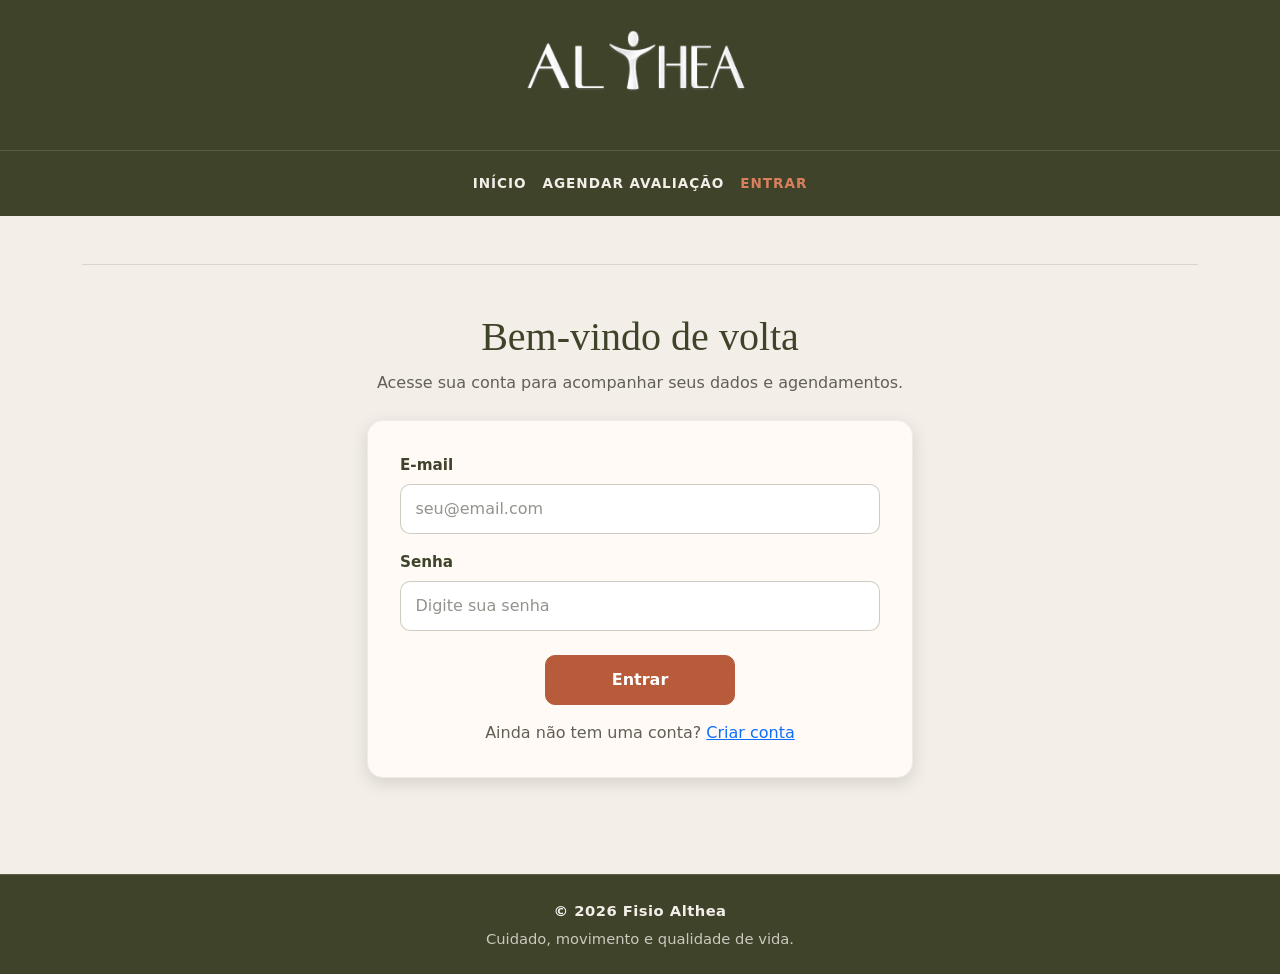
<file: FRONTEND/minha-conta.html>
<!DOCTYPE html>
<html lang="pt-BR">

<head>
    <meta charset="UTF-8">
    <meta name="viewport" content="width=device-width, initial-scale=1.0">
    <meta name="description" content="Fisio Althea: seus dados de paciente.">

    <link href="https://cdn.jsdelivr.net/npm/bootstrap@5.3.8/dist/css/bootstrap.min.css" rel="stylesheet"
        integrity="sha384-sRIl4kxILFvY47J16cr9ZwB07vP4J8+LH7qKQnuqkuIAvNWLzeN8tE5YBujZqJLB" crossorigin="anonymous">

    <link rel="stylesheet" href="css/base.css">
    <link rel="stylesheet" href="css/cabecalho-banner.css">
    <link rel="stylesheet" href="css/formulario.css">
    <link rel="stylesheet" href="css/contato-rodape.css">

    <title>Minha conta — Fisio Althea</title>
</head>

<body>
    <header id="inicio" class="cabecalho-principal">
        <div class="marca-topo">
            <a href="index.html" class="logo-althea" aria-label="Ir para o início do site">
                <img src="img/logo1.png" class="logo-cabecalho" alt="Logotipo da clínica Althea">
            </a>
        </div>

        <nav class="navbar navbar-expand-lg menu-principal" data-bs-theme="dark" aria-label="Navegação principal">
            <div class="container">
                <button class="navbar-toggler ms-auto" type="button" data-bs-toggle="collapse"
                    data-bs-target="#menuNavegacao" aria-controls="menuNavegacao" aria-expanded="false"
                    aria-label="Abrir menu de navegação">
                    <span class="navbar-toggler-icon"></span>
                </button>

                <div class="collapse navbar-collapse justify-content-center" id="menuNavegacao">
                    <ul class="navbar-nav align-items-lg-center">
                        <li class="nav-item">
                            <a class="nav-link" href="index.html">Início</a>
                        </li>
                        <li class="nav-item">
                            <a class="nav-link" href="index.html#agendamento">Agendar avaliação</a>
                        </li>
                        <li class="nav-item">
                            <a class="nav-link" href="area-paciente.html">Mensagens</a>
                        </li>
                        <li class="nav-item">
                            <button type="button" class="nav-link btn btn-link" id="botaoSair"
                                style="text-decoration: none;">Sair</button>
                        </li>
                    </ul>
                </div>
            </div>
        </nav>
    </header>

    <main>
        <div class="container">

            <!-- ==================================================
             DADOS DO PACIENTE
             ================================================== -->
            <section class="secao-agendamento mt-5 py-5" aria-labelledby="tituloConta">

                <div class="text-center mb-4">
                    <h1 id="tituloConta">Minha conta</h1>
                    <p>Confira abaixo os dados cadastrados na Fisio Althea.</p>
                </div>

                <div class="row justify-content-center">
                    <div class="col-12 col-md-8 col-lg-6">

                        <div id="mensagemConta" class="alert alerta-althea d-none" role="alert" aria-live="polite">
                        </div>

                        <div id="cardPaciente" class="formulario-agendamento d-none">

                            <dl class="row mb-0">

                                <dt class="col-5 col-sm-4">Nome</dt>
                                <dd class="col-7 col-sm-8" id="campoNome">—</dd>

                                <dt class="col-5 col-sm-4">E-mail</dt>
                                <dd class="col-7 col-sm-8" id="campoEmail">—</dd>

                                <dt class="col-5 col-sm-4">CPF</dt>
                                <dd class="col-7 col-sm-8" id="campoCpf">—</dd>

                                <dt class="col-5 col-sm-4">Data de nascimento</dt>
                                <dd class="col-7 col-sm-8" id="campoDataNascimento">—</dd>

                                <dt class="col-5 col-sm-4">Telefone</dt>
                                <dd class="col-7 col-sm-8" id="campoTelefone">—</dd>

                                <dt class="col-5 col-sm-4">Endereço</dt>
                                <dd class="col-7 col-sm-8" id="campoEndereco">—</dd>

                            </dl>

                        </div>

                    </div>
                </div>

            </section>


            <!-- ==================================================
             PROFISSIONAIS
             Issue #3
             ================================================== -->
            <section class="secao-profissionais py-5" aria-labelledby="tituloProfissionais">

                <div class="text-center mb-4">
                    <h2 id="tituloProfissionais">Profissionais</h2>
                    <p>Conheça os profissionais da Fisio Althea.</p>
                </div>

                <div id="mensagemProfissionais" class="alert alerta-althea d-none" role="alert" aria-live="polite">
                </div>

                <div id="listaProfissionais" class="row g-4">
                    <!-- Os profissionais serão carregados pela API -->
                </div>

            </section>

            <!-- ==================================================
MODAL - DETALHES DO PROFISSIONAL
Issue #3
================================================== -->
            <div class="modal fade" id="modalProfissional" tabindex="-1" aria-labelledby="tituloModalProfissional"
                aria-hidden="true">

                <div class="modal-dialog modal-dialog-centered">
                    <div class="modal-content">

                        <div class="modal-header">
                            <h2 class="modal-title fs-5" id="tituloModalProfissional">
                                Detalhes do profissional
                            </h2>

                            <button type="button" class="btn-close" data-bs-dismiss="modal" aria-label="Fechar">
                            </button>
                        </div>

                        <div class="modal-body">

                            <div id="mensagemDetalhesProfissional" class="alert alerta-althea d-none" role="alert"
                                aria-live="polite">
                            </div>

                            <div id="dadosDetalhesProfissional">

                                <dl class="row mb-0">

                                    <dt class="col-5">Nome</dt>
                                    <dd class="col-7" id="detalheProfissionalNome">—</dd>

                                    <dt class="col-5">Especialidade</dt>
                                    <dd class="col-7" id="detalheProfissionalEspecialidade">—</dd>

                                    <dt class="col-5">CREFITO</dt>
                                    <dd class="col-7" id="detalheProfissionalCrefito">—</dd>

                                    <dt class="col-5">E-mail</dt>
                                    <dd class="col-7" id="detalheProfissionalEmail">—</dd>

                                    <dt class="col-5">Telefone</dt>
                                    <dd class="col-7" id="detalheProfissionalTelefone">—</dd>

                                </dl>

                            </div>

                        </div>

                        <div class="modal-footer">
                            <button type="button" class="btn btn-secondary" data-bs-dismiss="modal">
                                Fechar
                            </button>
                        </div>

                    </div>
                </div>
            </div>

            <!-- ==================================================
            SERVIÇOS
            Issue #3
            ================================================== -->
            <section class="secao-servicos py-5" aria-labelledby="tituloServicos">

                <div class="text-center mb-4">
                    <h2 id="tituloServicos">Serviços</h2>
                    <p>Conheça os serviços disponíveis na Fisio Althea.</p>
                </div>

                <div id="mensagemServicos" class="alert alerta-althea d-none" role="alert" aria-live="polite">
                </div>

                <div id="listaServicos" class="row g-4">
                    <!-- Os serviços serão carregados pela API -->
                </div>

            </section>


        </div>
    </main>

    <footer class="rodape mt-5">
        <div class="container text-center py-4">
            <p class="mb-1">&copy; 2026 Fisio Althea</p>
            <p class="mb-0">Cuidado, movimento e qualidade de vida.</p>
        </div>
    </footer>

    <script src="https://cdn.jsdelivr.net/npm/bootstrap@5.3.8/dist/js/bootstrap.bundle.min.js"
        integrity="sha384-FKyoEForCGlyvwx9Hj09JcYn3nv7wiPVlz7YYwJrWVcXK/BmnVDxM+D2scQbITxI"
        crossorigin="anonymous"></script>

    <script src="js/api.js"></script>
    <script src="js/controle-acesso.js"></script>
    <script src="js/conta.js"></script>
    <script src="js/profissionais.js"></script>
    <script src="js/servicos.js"></script>
</body>

</html>
</file>
<file: FRONTEND/css/base.css>
/* ==================================================
   AJUSTES GERAIS DE RESPONSIVIDADE
   ================================================== */

/*
    Faz padding e bordas entrarem no cálculo
    da largura dos elementos.
*/
*,
*::before,
*::after {
    box-sizing: border-box;
}

/*
    Impede que elementos maiores criem
    uma faixa lateral e rolagem horizontal.
*/
html,
body {
    width: 100%;
    max-width: 100%;

    margin: 0;

    overflow-x: clip;
}

/*
    Evita que imagens ultrapassem
    a largura disponível.
*/
img {
    max-width: 100%;
    height: auto;
}

/*
    Aplica uma rolagem suave quando o usuário clica
    nos links do menu que apontam para seções da página.
*/
html {
    scroll-behavior: smooth;
}

/*
    Alturas utilizadas para calcular a primeira tela do site.

    180px: área do logotipo
    58px: barra do menu
*/
:root {
    --altura-logo: 120px;
    --altura-menu: 58px;
}

body {
    background-color: #f3eee8;
    color: #3f432a;
}

h1 {
    color: #3f432a;
    font-family: Georgia, "Times New Roman", serif;
}

p {
    color: #625f55;
}

.btn-althea {
    background-color: #b75b3b;
    color: #ffffff;
    border: 1px solid #b75b3b;
}

.btn-althea:hover,
.btn-althea:focus {
    background-color: #93472f;
    color: #ffffff;
    border-color: #93472f;
}
</file>
<file: FRONTEND/css/cabecalho-banner.css>
/* ==================================================
   VARIÁVEIS DO CABEÇALHO E DO BANNER
   ================================================== */

/*
    As principais medidas do cabeçalho e do banner
    podem ser ajustadas neste único local.
*/
:root {
    /* Alturas do cabeçalho */
    --altura-logo: 150px;
    --altura-menu: 65px;

    /* Cores principais */
    --cor-verde-oliva: #3f432a;
    --cor-clara: #f3eee8;
    --cor-destaque: #d7805d;

    /*
        Largura visual da fotografia.

        68% = fotografia menor
        72% = valor recomendado
        76% = fotografia maior
    */
    --largura-imagem-banner: 80%;

    /*
        Largura da área reservada ao texto.

        Ela pode ocupar parte da região onde
        a imagem já está sendo esmaecida.
    */
    --largura-conteudo-banner: 50%;

    /*
        Escala aplicada à fotografia.

        1 = sem ampliação adicional
        1.02 = pequeno zoom
        1.05 = zoom mais perceptível
    */
    --escala-imagem-banner: 1;

    /*
        Enquadramento horizontal e vertical da foto.

        Horizontal:
        0% = mostra mais a esquerda
        50% = centraliza
        100% = mostra mais a direita
    */
    --posicao-imagem-x: 90%;
    --posicao-imagem-y: 50%;
}


/* ==================================================
   CABEÇALHO PRINCIPAL
   ================================================== */

/*
    Área que envolve o logotipo e o menu.
*/
.cabecalho-principal {
    width: 100%;
    max-width: 100%;

    background-color: var(--cor-verde-oliva);
}


/* ==================================================
   ÁREA DO LOGOTIPO
   ================================================== */

/*
    Faixa superior que contém o logotipo.
*/
.marca-topo {
    width: 100%;
    height: var(--altura-logo);

    padding: 0;

    display: flex;
    align-items: center;
    justify-content: center;

    overflow: hidden;
}


/*
    Link que envolve o logotipo.
*/
.logo-althea {
    width: 100%;
    height: 100%;

    display: flex;
    align-items: center;
    justify-content: center;

    color: inherit;
    text-decoration: none;
}


/*
    Imagem do logotipo.
*/
.logo-cabecalho {
    width: clamp(240px, 26vw, 420px);
    height: auto;

    display: block;

    object-fit: contain;

    flex-shrink: 0;
}


/*
    Destaque para navegação utilizando Tab.
*/
.logo-althea:focus-visible {
    outline: 2px solid var(--cor-destaque);
    outline-offset: 6px;

    border-radius: 6px;
}


/* ==================================================
   MENU PRINCIPAL
   ================================================== */

/*
    Barra que contém os links de navegação.
*/
.menu-principal {
    width: 100%;
    min-height: var(--altura-menu);

    display: flex;
    align-items: center;

    background-color: var(--cor-verde-oliva);

    border-top:
        1px solid rgba(243, 238, 232, 0.15);
}


/*
    Links do menu.
*/
.menu-principal .nav-link {
    padding:
        0.9rem 1.3rem;

    color: var(--cor-clara);

    font-size: 0.85rem;
    font-weight: 600;

    letter-spacing: 0.06rem;
    text-transform: uppercase;

    transition: color 0.3s ease;
}


/*
    Link ao passar o mouse ou receber foco.
*/
.menu-principal .nav-link:hover,
.menu-principal .nav-link:focus-visible {
    color: var(--cor-destaque);

    outline: none;
}


/*
    Link correspondente à seção atual.
*/
.menu-principal .nav-link.active {
    color: var(--cor-destaque);
}


/*
    Botão do menu mobile.
*/
.menu-principal .navbar-toggler {
    border-color:
        rgba(243, 238, 232, 0.28);
}


/*
    Foco do botão do menu mobile.
*/
.menu-principal .navbar-toggler:focus {
    border-color: var(--cor-destaque);

    box-shadow:
        0 0 0 0.2rem rgba(215, 128, 93, 0.25);
}


/*
    Ícone claro sobre o fundo verde.
*/
.menu-principal .navbar-toggler-icon {
    filter:
        brightness(0) invert(1);
}


/* ==================================================
   ESTRUTURA PRINCIPAL DO BANNER
   ================================================== */

/*
    O fundo principal do banner é verde-oliva.

    A fotografia será posicionada por cima desse fundo,
    somente na parte esquerda.
*/
.banner-principal {
    position: relative;
    isolation: isolate;

    width: 100%;
    max-width: 100%;

    /*
        Compatibilidade com navegadores antigos.
    */
    min-height: calc(100vh - var(--altura-logo) - var(--altura-menu));

    /*
        Melhor comportamento em dispositivos móveis.
    */
    min-height: calc(100svh - var(--altura-logo) - var(--altura-menu));

    margin-bottom: 3rem;

    display: flex;
    align-items: stretch;

    overflow: hidden;

    background-color: var(--cor-verde-oliva);
}


/* ==================================================
   CAMADA DA FOTOGRAFIA
   ================================================== */

/*
    Esta camada contém somente a fotografia.

    Ela fica sobre o fundo verde-oliva
    e abaixo do conteúdo textual.
*/
.banner-imagem {
    position: relative;
    z-index: 0;

    top: 0;
    bottom: 0;
    left: 0;

    width: var(--largura-imagem-banner);

    overflow: hidden;

    pointer-events: none;
}


/*
    A fotografia agora é um elemento HTML verdadeiro.

    Isso permite controlar:
    - tamanho;
    - posição;
    - enquadramento;
    - zoom;
    - movimento parallax.
*/
.banner-imagem img {
    position: absolute;

    /*
        A imagem ultrapassa um pouco a altura do banner.
        Isso evita espaços vazios durante o parallax.
    */
    top: 35px;
    left: -57;

    width: 100%;
    height: calc(99% + 91px);

    /*
        cover preenche a camada sem deformar a foto.

        Como a área da imagem possui uma proporção
        semelhante à fotografia, o corte será pequeno.
    */
    object-fit: cover;

    object-position:
        var(--posicao-imagem-x) var(--posicao-imagem-y);

    display: block;

    /*
        --parallax-y é alterada pelo script.js.

        A escala pode ser controlada na variável
        --escala-imagem-banner.
    */
    transform:
        translateY(var(--parallax-y, 0px)) scale(var(--escala-imagem-banner));

    transform-origin: center;

    will-change: transform;
}




/* ==================================================
   ÁREA VERDE E CONTEÚDO DO BANNER
   ================================================== */

/*
    Esta camada ocupa somente a parte direita.

    O texto não depende da posição da fotografia.
*/
.banner-conteudo {
    position: relative;
    z-index: 2;

    width: var(--largura-conteudo-banner);
    min-width: 0;

    margin-left: auto;

    display: flex;
    align-items: center;
    justify-content: center;
}


/*
    Agrupa subtítulo, título e botão.
*/
.conteudo-banner {
    width: 100%;
    max-width: 650px;
    min-width: 0;

    margin: 0 auto;

    text-align: center;
}


/*
    Pequeno texto acima do título.
*/
.banner-subtitulo {
    margin-bottom: 1rem;

    color: var(--cor-clara);

    font-size: 0.85rem;
    font-weight: 700;

    letter-spacing: 0.18rem;
    text-transform: uppercase;
}


/*
    Título principal do banner.
*/
.banner-principal h1 {
    max-width: 100%;

    margin:
        0 auto;

    color: #ffffff;

    font-family:
        Georgia,
        "Times New Roman",
        serif;

    font-size:
        clamp(2.5rem, 4vw, 3.8rem);

    line-height: 1.1;

    overflow-wrap: normal;
    word-break: normal;

    text-shadow:
        0 2px 12px rgba(0, 0, 0, 0.35);
}


/*
    Texto complementar, caso seja adicionado
    abaixo do título futuramente.
*/
.banner-texto {
    max-width: 560px;

    margin:
        1.5rem auto 0;

    color: #ffffff;

    font-size: 1.1rem;
    line-height: 1.7;

    text-shadow:
        0 1px 8px rgba(0, 0, 0, 0.45);
}


/*
    Botão localizado dentro da área verde.
*/
.banner-conteudo .btn-althea {
    min-width: 220px;

    margin-top: 2rem;

    padding:
        0.75rem 1.5rem;

    border-radius: 10px;
}


/* ==================================================
   COMPUTADORES COM JANELA MENOR
   ================================================== */

@media (min-width: 992px) and (max-width: 1199.98px) {

    :root {
        --largura-imagem-banner: 70%;
        --largura-conteudo-banner: 45%;
    }


    .banner-conteudo {
        padding:
            2.5rem 2rem;
    }


    .banner-principal h1 {
        font-size:
            clamp(2.5rem, 4.6vw, 3.8rem);
    }


    .banner-subtitulo {
        font-size: 0.78rem;

        letter-spacing: 0.14rem;
    }
}


/* ==================================================
   TABLET
   ================================================== */

@media (min-width: 768px) and (max-width: 991.98px) {

    :root {
        --altura-logo: 110px;
        --altura-menu: 58px;

        --largura-imagem-banner: 76%;
        --largura-conteudo-banner: 49%;

        --posicao-imagem-x: 10%;
    }


    /*
        A transição começa um pouco mais cedo
        em telas intermediárias.
    */
    .banner-imagem::after {
        background:
            linear-gradient(to right,

                rgba(63, 67, 42, 0) 0%,
                rgba(63, 67, 42, 0) 38%,

                rgba(63, 67, 42, 0.08) 47%,
                rgba(63, 67, 42, 0.22) 56%,
                rgba(63, 67, 42, 0.42) 65%,
                rgba(63, 67, 42, 0.65) 74%,
                rgba(63, 67, 42, 0.84) 83%,
                rgba(63, 67, 42, 0.96) 92%,

                var(--cor-verde-oliva) 100%);
    }

        .banner-imagem {
        position: absolute;
        width: 100%;
    }


    .banner-conteudo {
        padding:
            2.5rem 1.75rem;
    }


    .banner-principal h1 {
        font-size:
            clamp(2.3rem, 3.6vw, 3.5rem);
    }


    .logo-cabecalho {
        width:
            min(360px, 48vw);
    }
}


/* ==================================================
   CELULAR
   ================================================== */

@media (max-width: 767.98px) {

    :root {
        --altura-logo: 110px;
        --altura-menu: 64px;

        --largura-imagem-banner: 100%;
        --largura-conteudo-banner: 100%;

        --posicao-imagem-x: 30%;
        --posicao-imagem-y: 50%;
    }


    /* ------------------------------
       LOGOTIPO
       ------------------------------ */

    .logo-cabecalho {
        width:
            min(300px, 80vw);
    }


    /* ------------------------------
       MENU
       ------------------------------ */

    .menu-principal {
        padding:
            0.4rem 0;
    }


    .menu-principal .navbar-collapse {
        padding-bottom: 0.75rem;
    }


    .menu-principal .nav-link {
        padding:
            0.75rem 1rem;

        text-align: center;
    }


    /* ------------------------------
       BANNER
       ------------------------------ */

    .banner-principal {
        min-height:
            max(540px,
                calc(100svh - var(--altura-logo) - var(--altura-menu)));
    }


    /*
        A imagem ocupa todo o banner no celular.
    */
    .banner-imagem {
        position: absolute;
        width: 100%;
    }


    /*
        No celular, a fotografia preenche a tela.
    */
    .banner-imagem img {
        top: -20px;

        height: calc(100% + 40px);

        object-fit: cover;

        transform:
            translateY(var(--parallax-y, 0px)) scale(1.02);
    }


    /*
        Em vez de uma transição lateral,
        o celular recebe uma camada escura uniforme.
    */
    .banner-imagem::after {
        background:
            linear-gradient(to bottom,

                rgba(34, 45, 35, 0.34) 0%,
                rgba(34, 45, 35, 0.48) 50%,
                rgba(34, 45, 35, 0.72) 100%);
    }


    /*
        O conteúdo ocupa todo o banner
        e fica centralizado.
    */
    .banner-conteudo {
        width: 100%;
        min-height: inherit;

        margin-left: 0;

        padding:
            3rem 1.25rem;

        align-items: center;
    }


    .conteudo-banner {
        max-width: 540px;
    }


    .banner-principal h1 {
        font-size:
            clamp(2.2rem, 10vw, 3.2rem);

        line-height: 1.08;
    }


    .banner-subtitulo {
        font-size: 0.78rem;

        letter-spacing: 0.13rem;
    }


    .banner-texto {
        font-size: 1rem;
        line-height: 1.55;
    }


    .banner-conteudo .btn-althea {
        width:
            min(280px, 80vw);

        min-width: 0;

        margin-top: 1.75rem;
    }
}


/* ==================================================
   CELULARES PEQUENOS
   ================================================== */

@media (max-width: 389.98px) {

    .banner-principal h1 {
        font-size:
            clamp(2rem, 10vw, 2.7rem);
    }


    .banner-subtitulo {
        font-size: 0.72rem;

        letter-spacing: 0.10rem;
    }


    .banner-conteudo {
        padding:
            2.5rem 1rem;
    }
}


/* ==================================================
   ACESSIBILIDADE — MOVIMENTO REDUZIDO
   ================================================== */

/*
    Desativa o efeito parallax quando o usuário
    solicita menos animações no sistema operacional.
*/
@media (prefers-reduced-motion: reduce) {

    .banner-imagem img {
        transform:
            scale(var(--escala-imagem-banner));

        will-change: auto;
    }
}
</file>
<file: FRONTEND/css/tratamentos-carrossel.css>
/* ==================================================
   SEÇÃO DE TRATAMENTOS
   ================================================== */

/*
    Área que contém o título e o carrossel.
*/
.secao-tratamentos {
    width: 100%;
    max-width: 100%;

    padding-top: 1rem;

    /*
        Cria um pequeno espaço acima da seção
        quando ela é acessada pelo menu.
    */
    scroll-margin-top: 2rem;
}


/*
    Título da seção de tratamentos.
*/
.secao-tratamentos h2 {
    color: #3f432a;

    font-family:
        Georgia,
        "Times New Roman",
        serif;

    font-size: clamp(2rem, 4vw, 3rem);
    line-height: 1.2;
}


/* ==================================================
   CARDS DOS TRATAMENTOS
   ================================================== */

/*
    Aparência geral de cada card.
*/
.card-tratamento {
    height: 100%;

    overflow: hidden;

    background-color: #fffaf5;

    border: none;
    border-radius: 16px;

    box-shadow:
        0 4px 14px rgba(63, 67, 42, 0.16);

    /*
        Evita que o verso do card apareça
        durante os movimentos em 3D.
    */
    backface-visibility: hidden;

    transition:
        transform 0.4s ease,
        box-shadow 0.4s ease;
}


/*
    Espaçamento interno do conteúdo do card.
*/
.card-tratamento .card-body {
    padding: 1.5rem;
}


/*
    Título de cada tratamento.
*/
.card-tratamento .card-title {
    color: #3f432a;

    font-family:
        Georgia,
        "Times New Roman",
        serif;

    font-weight: 700;
}


/*
    Descrição exibida dentro dos cards.
*/
.card-tratamento .card-text {
    color: #625f55;

    font-size: 0.96rem;
    line-height: 1.6;
}


/* ==================================================
   IMAGENS DOS TRATAMENTOS
   ================================================== */

/*
    Todas as imagens recebem o mesmo tamanho
    para que os cards permaneçam alinhados.
*/
.imagem-tratamento {
    width: 100%;

    /*
        Mantém uma proporção vertical padronizada.
    */
    aspect-ratio: 4 / 5;

    /*
        contain exibe a fotografia inteira
        sem cortar suas extremidades.
    */
    object-fit: contain;
    object-position: center;

    display: block;

    background-color: #eee7df;

    border-radius:
        16px
        16px
        0
        0;
}


/*
    Para fazer a imagem preencher toda a área,
    use object-fit: cover.

    Isso pode cortar partes da fotografia.
*/


/* ==================================================
   ÁREA GERAL DO CARROSSEL
   ================================================== */

/*
    Elemento principal que envolve todo o carrossel.

    perspective cria a sensação de profundidade
    utilizada nos cards laterais.
*/
.carrossel-tratamentos {
    position: relative;

    width: 100%;
    max-width: 100%;

    padding-bottom: 2rem;

    perspective: 1400px;
}


/*
    Janela visível do carrossel.

    Os cards que ultrapassarem suas laterais
    permanecem escondidos.
*/
.janela-carrossel {
    position: relative;

    width: 100%;
    max-width: 100%;
    height: 640px;

    overflow: hidden;
}


/*
    Área tridimensional onde os cards
    são posicionados.
*/
.trilha-carrossel {
    position: relative;

    width: 100%;
    height: 100%;

    transform-style: preserve-3d;
}


/* ==================================================
   CONFIGURAÇÃO GERAL DOS ITENS
   ================================================== */

/*
    Todos os cards começam centralizados.

    As regras nth-child definem depois
    qual fica no centro, à direita ou à esquerda.
*/
.item-carrossel {
    position: absolute;

    top: 50%;
    left: 50%;

    /*
        O card terá no máximo 340px,
        mas poderá diminuir em telas estreitas.
    */
    width: min(340px, 82vw);
    max-width: 100%;

    opacity: 0;

    transform:
        translate(-50%, -50%)
        scale(0.70);

    transform-origin: center;

    transition:
        transform 0.7s ease,
        opacity 0.7s ease,
        filter 0.7s ease;

    pointer-events: auto;

    backface-visibility: hidden;

    will-change:
        transform,
        opacity;
}


/* ==================================================
   POSIÇÕES DOS QUATRO CARDS
   ================================================== */

/*
    CARD CENTRAL

    O primeiro card da trilha aparece em destaque.
*/
.item-carrossel:nth-child(1) {
    z-index: 5;

    opacity: 1;

    filter: none;

    transform:
        translate(-50%, -50%)
        translateX(0)
        translateZ(140px)
        rotateY(0deg)
        scale(1);
}


/*
    PRIMEIRO CARD À DIREITA
*/
.item-carrossel:nth-child(2) {
    z-index: 4;

    opacity: 0.84;

    filter: brightness(0.94);

    transform:
        translate(-50%, -50%)
        translateX(82%)
        translateZ(0)
        rotateY(-16deg)
        scale(0.86);
}


/*
    SEGUNDO CARD À DIREITA

    Ele fica mais distante, menor e menos visível.
*/
.item-carrossel:nth-child(3) {
    z-index: 2;

    opacity: 0.48;

    filter: brightness(0.88);

    transform:
        translate(-50%, -50%)
        translateX(145%)
        translateZ(-160px)
        rotateY(-23deg)
        scale(0.72);
}


/*
    CARD À ESQUERDA
*/
.item-carrossel:nth-child(4) {
    z-index: 4;

    opacity: 0.84;

    filter: brightness(0.94);

    transform:
        translate(-50%, -50%)
        translateX(-82%)
        translateZ(0)
        rotateY(16deg)
        scale(0.86);
}


/* ==================================================
   DESTAQUE E INTERAÇÃO
   ================================================== */

/*
    Sombra mais forte no card que está ativo.
*/
.item-carrossel.item-ativo .card-tratamento {
    box-shadow:
        0 18px 45px rgba(63, 67, 42, 0.30);
}


/*
    Pequeno movimento quando o mouse passa
    sobre o card central.
*/
.item-carrossel.item-ativo:hover .card-tratamento {
    transform: translateY(-4px);

    box-shadow:
        0 22px 50px rgba(63, 67, 42, 0.34);
}


/*
    Mostra que os cards laterais podem
    ser selecionados com o mouse.
*/
.item-carrossel:not(.item-ativo) {
    cursor: pointer;
}


/*
    Desativa temporariamente os links e botões
    existentes dentro dos cards laterais.

    Assim, o clique primeiro traz o card
    para a posição central.
*/
.item-carrossel:not(.item-ativo) a,
.item-carrossel:not(.item-ativo) button {
    pointer-events: none;
}


/*
    Destaque para navegação pelo teclado.
*/
.item-carrossel.item-ativo:focus-within
.card-tratamento {
    outline: 3px solid #b75b3b;
    outline-offset: 5px;
}


/* ==================================================
   CONTROLES DO CARROSSEL
   ================================================== */

/*
    Área que contém os botões anterior,
    pausar e próximo.
*/
.controles-carrossel {
    position: relative;
    z-index: 10;

    display: flex;
    align-items: center;
    justify-content: center;

    gap: 1rem;

    margin-top: 1rem;
}


/*
    Aparência padrão dos controles.
*/
.controle-carrossel {
    min-width: 48px;
    min-height: 48px;

    padding:
        0.65rem
        1rem;

    display: inline-flex;
    align-items: center;
    justify-content: center;

    background-color: #3f432a;
    color: #f3eee8;

    border: none;
    border-radius: 50px;

    font-size: 1rem;
    font-weight: 600;

    cursor: pointer;

    transition:
        background-color 0.3s ease,
        color 0.3s ease,
        transform 0.3s ease,
        box-shadow 0.3s ease;
}


/*
    Estado ao passar o mouse ou navegar
    utilizando a tecla Tab.
*/
.controle-carrossel:hover,
.controle-carrossel:focus-visible {
    background-color: #b75b3b;
    color: #ffffff;

    transform: translateY(-2px);

    box-shadow:
        0 5px 14px rgba(63, 67, 42, 0.25);

    outline: none;
}


/*
    Efeito aplicado durante o clique.
*/
.controle-carrossel:active {
    transform: translateY(0);
}


/*
    Botão Pausar precisa de mais largura.
*/
.controle-pausa {
    min-width: 105px;
}


/*
    Destaque quando a área completa do carrossel
    recebe foco pela tecla Tab.
*/
.carrossel-tratamentos:focus-visible {
    outline: 3px solid #b75b3b;
    outline-offset: 8px;

    border-radius: 16px;
}


/* ==================================================
   COMPUTADORES COM JANELA MENOR
   ================================================== */

@media (
    min-width: 992px
) and (
    max-width: 1199.98px
) {

    /*
        Reduz os cards quando a janela do computador
        não possui largura suficiente.
    */
    .item-carrossel {
        width: min(315px, 76vw);
    }


    .item-carrossel:nth-child(2) {
        transform:
            translate(-50%, -50%)
            translateX(74%)
            translateZ(0)
            rotateY(-15deg)
            scale(0.84);
    }


    .item-carrossel:nth-child(3) {
        transform:
            translate(-50%, -50%)
            translateX(128%)
            translateZ(-150px)
            rotateY(-21deg)
            scale(0.70);
    }


    .item-carrossel:nth-child(4) {
        transform:
            translate(-50%, -50%)
            translateX(-74%)
            translateZ(0)
            rotateY(15deg)
            scale(0.84);
    }
}


/* ==================================================
   TABLET
   ================================================== */

@media (
    min-width: 768px
) and (
    max-width: 991.98px
) {

    .janela-carrossel {
        height: 620px;
    }


    .item-carrossel {
        width: min(300px, 70vw);
    }


    /*
        Card central.
    */
    .item-carrossel:nth-child(1) {
        transform:
            translate(-50%, -50%)
            translateX(0)
            translateZ(100px)
            rotateY(0deg)
            scale(1);
    }


    /*
        Primeiro card à direita.
    */
    .item-carrossel:nth-child(2) {
        opacity: 0.72;

        transform:
            translate(-50%, -50%)
            translateX(68%)
            translateZ(-30px)
            rotateY(-14deg)
            scale(0.80);
    }


    /*
        O card mais distante permanece escondido
        para não sobrecarregar o tablet.
    */
    .item-carrossel:nth-child(3) {
        opacity: 0;

        transform:
            translate(-50%, -50%)
            translateX(110%)
            scale(0.68);

        pointer-events: none;
    }


    /*
        Card à esquerda.
    */
    .item-carrossel:nth-child(4) {
        opacity: 0.72;

        transform:
            translate(-50%, -50%)
            translateX(-68%)
            translateZ(-30px)
            rotateY(14deg)
            scale(0.80);
    }
}


/* ==================================================
   CELULAR
   ================================================== */

@media (max-width: 767.98px) {

    /*
        Reduz o espaço acima do carrossel.
    */
    .secao-tratamentos {
        padding-top: 0.5rem;
    }


    /*
        Altura destinada ao card no celular.
    */
    .janela-carrossel {
        height: 600px;
    }


    /*
        Apenas um card aparece por vez.
    */
    .item-carrossel {
        width: min(300px, 84vw);
    }


    /*
        Card central.
    */
    .item-carrossel:nth-child(1) {
        z-index: 5;

        opacity: 1;

        filter: none;

        transform:
            translate(-50%, -50%)
            translateX(0)
            rotateY(0deg)
            scale(1);
    }


    /*
        Todos os demais cards permanecem escondidos.

        Quando o JavaScript altera a ordem,
        o próximo card assume a primeira posição.
    */
    .item-carrossel:nth-child(n + 2) {
        z-index: 1;

        opacity: 0;

        transform:
            translate(-50%, -50%)
            translateX(110%)
            scale(0.80);

        pointer-events: none;
    }


    /*
        Aproxima os controles.
    */
    .controles-carrossel {
        gap: 0.65rem;

        margin-top: 0.5rem;
    }


    /*
        Botões menores no celular.
    */
    .controle-carrossel {
        min-width: 44px;
        min-height: 44px;

        padding:
            0.55rem
            0.8rem;
    }


    .controle-pausa {
        min-width: 96px;
    }


    /*
        Reduz o espaçamento interno dos cards.
    */
    .card-tratamento .card-body {
        padding: 1.25rem;
    }
}


/* ==================================================
   CELULARES PEQUENOS
   ================================================== */

@media (max-width: 389.98px) {

    .janela-carrossel {
        height: 580px;
    }


    .item-carrossel {
        width: min(275px, 82vw);
    }


    .card-tratamento .card-text {
        font-size: 0.90rem;
    }


    .controles-carrossel {
        gap: 0.45rem;
    }


    .controle-pausa {
        min-width: 88px;
    }
}


/* ==================================================
   ACESSIBILIDADE — MOVIMENTO REDUZIDO
   ================================================== */

/*
    Desativa as transições quando o usuário
    solicita menos movimentos no sistema.
*/
@media (prefers-reduced-motion: reduce) {

    .item-carrossel,
    .card-tratamento,
    .controle-carrossel {
        transition: none;
    }


    .item-carrossel.item-ativo:hover
    .card-tratamento {
        transform: none;
    }
}
</file>
<file: FRONTEND/css/profissional.css>
/* ==================================================
   SEÇÃO DA PROFISSIONAL
   ================================================== */

/*
    Área responsável pela apresentação
    da profissional da clínica.
*/
.secao-profissionais {
    width: 100%;
    max-width: 100%;

    border-top:
        1px solid rgba(63, 67, 42, 0.15);

    /*
        Cria um espaço ao acessar esta seção
        pelos links do menu.
    */
    scroll-margin-top: 2rem;
}


/*
    Título principal da seção.
*/
.secao-profissionais h2 {
    color: #3f432a;

    font-family:
        Georgia,
        "Times New Roman",
        serif;

    font-size:
        clamp(2rem, 4vw, 3rem);

    line-height: 1.2;
}


/*
    Texto introdutório da seção.
*/
.secao-profissionais > .text-center p {
    max-width: 680px;

    margin-right: auto;
    margin-left: auto;

    color: #625f55;

    font-size: 1rem;
    line-height: 1.7;
}


/* ==================================================
   CARD DA PROFISSIONAL
   ================================================== */

/*
    Aparência geral do card.
*/
.card-profissional {
    overflow: hidden;

    background-color: #fffaf5;

    border: none;
    border-radius: 16px;

    box-shadow:
        0 5px 16px rgba(63, 67, 42, 0.16);

    transition:
        transform 0.35s ease,
        box-shadow 0.35s ease;
}


/*
    Pequeno destaque ao passar o mouse
    sobre o card.
*/
.card-profissional:hover {
    transform: translateY(-5px);

    box-shadow:
        0 16px 34px rgba(63, 67, 42, 0.24);
}


/*
    Organiza o conteúdo interno do card.
*/
.card-profissional .card-body {
    padding: 2rem;
}


/*
    Nome da profissional.
*/
.card-profissional h3 {
    margin-bottom: 0.4rem;

    color: #3f432a;

    font-family:
        Georgia,
        "Times New Roman",
        serif;

    font-weight: 700;
}


/*
    Descrição apresentada no card.
*/
.card-profissional p {
    color: #625f55;

    line-height: 1.7;
}


/* ==================================================
   FOTOGRAFIA DA PROFISSIONAL
   ================================================== */

/*
    Fotografia circular apresentada no card.
*/
.foto-profissional {
    width: 150px;
    height: 150px;

    /*
        A imagem preenche o círculo sem deformar.
    */
    object-fit: cover;
    object-position: center;

    display: block;

    border:
        4px solid #f3eee8;

    border-radius: 50%;

    box-shadow:
        0 5px 16px rgba(63, 67, 42, 0.22);

    transition:
        transform 0.35s ease,
        box-shadow 0.35s ease;
}


/*
    Pequeno destaque na fotografia
    quando o card recebe o mouse.
*/
.card-profissional:hover .foto-profissional {
    transform: scale(1.03);

    box-shadow:
        0 8px 22px rgba(63, 67, 42, 0.28);
}


/* ==================================================
   CARGO DA PROFISSIONAL
   ================================================== */

/*
    Destaque para a função profissional.
*/
.cargo-profissional {
    margin-bottom: 1rem;

    color: #b75b3b !important;

    font-size: 1rem;
    font-weight: 700;

    letter-spacing: 0.04rem;
}


/* ==================================================
   FOCO PELO TECLADO
   ================================================== */

/*
    Destaca o card quando algum link ou botão
    interno recebe foco pela tecla Tab.
*/
.card-profissional:focus-within {
    outline:
        3px solid #b75b3b;

    outline-offset: 5px;
}


/* ==================================================
   AJUSTES PARA TABLET
   ================================================== */

@media (
    min-width: 768px
) and (
    max-width: 991.98px
) {

    .card-profissional .card-body {
        padding: 1.75rem;
    }

    .foto-profissional {
        width: 140px;
        height: 140px;
    }
}


/* ==================================================
   AJUSTES PARA CELULAR
   ================================================== */

@media (max-width: 767.98px) {

    /*
        Reduz o espaço vertical da seção.
    */
    .secao-profissionais {
        scroll-margin-top: 1rem;
    }

    .secao-profissionais h2 {
        font-size:
            clamp(1.9rem, 8vw, 2.5rem);
    }

    .card-profissional .card-body {
        padding: 1.5rem;
    }

    .foto-profissional {
        width: 125px;
        height: 125px;
    }

    .card-profissional p {
        font-size: 0.95rem;
        line-height: 1.6;
    }
}


/* ==================================================
   MOVIMENTO REDUZIDO
   ================================================== */

/*
    Remove animações quando o usuário
    solicita menos movimento no sistema.
*/
@media (prefers-reduced-motion: reduce) {

    .card-profissional,
    .foto-profissional {
        transition: none;
    }

    .card-profissional:hover {
        transform: none;
    }

    .card-profissional:hover .foto-profissional {
        transform: none;
    }
}
</file>
<file: FRONTEND/css/formulario.css>
/* ==================================================
   SEÇÃO DE AGENDAMENTO
   ================================================== */

/*
    Área responsável pelo formulário
    de solicitação de avaliação.
*/
.secao-agendamento {
    width: 100%;
    max-width: 100%;

    border-top:
        1px solid rgba(63, 67, 42, 0.15);

    /*
        Cria um espaço acima da seção quando
        ela é acessada pelos links do menu.
    */
    scroll-margin-top: 2rem;
}


/*
    Título principal da seção.
*/
.secao-agendamento h2 {
    color: #3f432a;

    font-family:
        Georgia,
        "Times New Roman",
        serif;

    font-size:
        clamp(2rem, 4vw, 3rem);

    line-height: 1.2;
}


/*
    Texto introdutório localizado
    abaixo do título.
*/
.secao-agendamento > .text-center p {
    max-width: 680px;

    margin-right: auto;
    margin-left: auto;

    color: #625f55;

    font-size: 1rem;
    line-height: 1.7;
}


/* ==================================================
   CAIXA DO FORMULÁRIO
   ================================================== */

/*
    Aparência da caixa que envolve
    todos os campos do formulário.
*/
.formulario-agendamento {
    width: 100%;

    padding: 2rem;

    background-color: #fffaf5;

    border:
        1px solid rgba(63, 67, 42, 0.08);

    border-radius: 16px;

    box-shadow:
        0 5px 16px rgba(63, 67, 42, 0.16);

    transition:
        box-shadow 0.35s ease;
}


/*
    Aumenta discretamente a sombra quando
    algum campo interno recebe foco.
*/
.formulario-agendamento:focus-within {
    box-shadow:
        0 12px 28px rgba(63, 67, 42, 0.21);
}


/* ==================================================
   RÓTULOS DOS CAMPOS
   ================================================== */

/*
    Os labels identificam o conteúdo
    esperado em cada campo.
*/
.formulario-agendamento .form-label {
    margin-bottom: 0.45rem;

    color: #3f432a;

    font-size: 0.95rem;
    font-weight: 700;
}


/* ==================================================
   CAMPOS DO FORMULÁRIO
   ================================================== */

/*
    Estilo compartilhado pelos campos de texto,
    telefone, seleção e mensagem.
*/
.formulario-agendamento .form-control,
.formulario-agendamento .form-select {
    min-height: 48px;

    padding:
        0.75rem
        0.9rem;

    background-color: #ffffff;
    color: #3f432a;

    border:
        1px solid rgba(63, 67, 42, 0.25);

    border-radius: 10px;

    font-size: 1rem;

    transition:
        border-color 0.25s ease,
        box-shadow 0.25s ease,
        background-color 0.25s ease;
}


/*
    O campo de mensagem pode ter altura maior.
*/
.formulario-agendamento textarea.form-control {
    min-height: 130px;

    /*
        Permite aumentar a altura do campo,
        mas impede alteração horizontal.
    */
    resize: vertical;
}


/*
    Cor dos textos de exemplo exibidos
    dentro dos campos.
*/
.formulario-agendamento
.form-control::placeholder {
    color: rgba(98, 95, 85, 0.68);

    opacity: 1;
}


/*
    Aparência dos campos quando
    recebem foco.
*/
.formulario-agendamento .form-control:focus,
.formulario-agendamento .form-select:focus {
    background-color: #ffffff;

    border-color: #b75b3b;

    box-shadow:
        0 0 0 0.25rem rgba(183, 91, 59, 0.18);

    outline: none;
}


/*
    Aparência dos campos válidos depois
    da validação do navegador.
*/
.formulario-agendamento
.form-control:valid:not(:placeholder-shown) {
    border-color:
        rgba(63, 67, 42, 0.45);
}


/*
    Evita aplicar destaque de campo válido
    ao select enquanto nenhuma opção real
    tiver sido escolhida.
*/
.formulario-agendamento
.form-select:valid {
    border-color:
        rgba(63, 67, 42, 0.45);
}


/* ==================================================
   BOTÃO DO FORMULÁRIO
   ================================================== */

/*
    Ajustes específicos do botão somente
    dentro do formulário.

    A aparência principal de .btn-althea
    continua definida no base.css.
*/
.formulario-agendamento .btn-althea {
    min-width: 190px;

    padding:
        0.75rem
        1.5rem;

    font-weight: 600;

    border-radius: 10px;
}


/* ==================================================
   MENSAGEM DE RETORNO
   ================================================== */

/*
    Caixa exibida pelo JavaScript depois
    do envio do formulário.
*/
.alerta-althea {
    padding:
        1rem
        1.25rem;

    background-color: #e4e5d5;
    color: #3f432a;

    border:
        1px solid rgba(63, 67, 42, 0.25);

    border-radius: 12px;

    line-height: 1.6;

    box-shadow:
        0 4px 12px rgba(63, 67, 42, 0.12);
}


/*
    Remove a margem inferior de um eventual
    parágrafo inserido dentro da mensagem.
*/
.alerta-althea p:last-child {
    margin-bottom: 0;
}


/* ==================================================
   VALIDAÇÃO VISUAL OPCIONAL
   ================================================== */

/*
    Estas classes podem ser adicionadas
    posteriormente pelo JavaScript.
*/
.formulario-agendamento .campo-invalido {
    border-color: #b34134;

    box-shadow:
        0 0 0 0.25rem rgba(179, 65, 52, 0.15);
}


/*
    Texto de erro que poderá ser usado
    abaixo de um campo inválido.
*/
.mensagem-campo-invalido {
    margin-top: 0.35rem;
    margin-bottom: 0;

    color: #9b3329;

    font-size: 0.85rem;
    font-weight: 600;
}


/* ==================================================
   AJUSTES PARA TABLET
   ================================================== */

@media (
    min-width: 768px
) and (
    max-width: 991.98px
) {

    .formulario-agendamento {
        padding: 1.75rem;
    }
}


/* ==================================================
   AJUSTES PARA CELULAR
   ================================================== */

@media (max-width: 767.98px) {

    /*
        Reduz o espaço necessário ao navegar
        para esta seção pelo menu.
    */
    .secao-agendamento {
        scroll-margin-top: 1rem;
    }


    .secao-agendamento h2 {
        font-size:
            clamp(1.9rem, 8vw, 2.5rem);
    }


    /*
        Reduz o espaço interno para aproveitar
        melhor a largura da tela.
    */
    .formulario-agendamento {
        padding: 1.35rem;

        border-radius: 14px;
    }


    .formulario-agendamento .form-control,
    .formulario-agendamento .form-select {
        min-height: 46px;

        font-size: 1rem;
    }


    .formulario-agendamento
    textarea.form-control {
        min-height: 120px;
    }


    /*
        No celular, o botão ocupa toda
        a largura disponível.
    */
    .formulario-agendamento .btn-althea {
        width: 100%;
        min-width: 0;
    }


    .alerta-althea {
        padding: 0.9rem 1rem;
    }
}


/* ==================================================
   CELULARES PEQUENOS
   ================================================== */

@media (max-width: 389.98px) {

    .formulario-agendamento {
        padding: 1.1rem;
    }


    .formulario-agendamento .form-label {
        font-size: 0.9rem;
    }


    .formulario-agendamento .form-control,
    .formulario-agendamento .form-select {
        padding:
            0.68rem
            0.75rem;

        font-size: 0.95rem;
    }
}


/* ==================================================
   ACESSIBILIDADE — MOVIMENTO REDUZIDO
   ================================================== */

/*
    Remove as transições quando o usuário
    solicita menos animações no sistema.
*/
@media (prefers-reduced-motion: reduce) {

    .formulario-agendamento,
    .formulario-agendamento .form-control,
    .formulario-agendamento .form-select {
        transition: none;
    }
}


/* ==========================================
   MENSAGEM DE RETORNO DO FORMULÁRIO
   ========================================== */

#mensagem-formulario {
    max-width: 450px;
    margin: 14px auto 0;
    padding: 10px 16px;

    font-size: 0.95rem;
    font-weight: 600;
    line-height: 1.4;
    text-align: center;

    color: #3f432a;
    background-color: rgba(222, 18, 11, 0.354);

    border-radius: 8px;
}

/*
    Quando não existe nenhuma mensagem,
    o elemento não ocupa espaço no formulário.
*/
#mensagem-formulario:empty {
    display: none;
}
</file>
<file: FRONTEND/css/contato-rodape.css>
/* ==================================================
   SEÇÃO DE CONTATO
   ================================================== */

/*
    Área que apresenta os principais meios
    de contato da clínica.
*/
.secao-contato {
    width: 100%;
    max-width: 100%;

    border-top:
        1px solid rgba(63, 67, 42, 0.15);

    /*
        Cria espaço acima da seção quando
        ela é acessada pelo menu.
    */
    scroll-margin-top: 2rem;
}


/*
    Título principal da seção.
*/
.secao-contato h2 {
    color: #3f432a;

    font-family:
        Georgia,
        "Times New Roman",
        serif;

    font-size:
        clamp(2rem, 4vw, 3rem);

    line-height: 1.2;
}


/*
    Texto introdutório abaixo do título.
*/
.secao-contato > .text-center p {
    max-width: 680px;

    margin-right: auto;
    margin-left: auto;

    color: #625f55;

    font-size: 1rem;
    line-height: 1.7;
}


/* ==================================================
   CARDS DE CONTATO
   ================================================== */

/*
    Aparência geral dos cards de telefone,
    e-mail e endereço.
*/
.card-contato {
    height: 100%;

    overflow: hidden;

    background-color: #3f432a;

    border: none;
    border-radius: 16px;

    box-shadow:
        0 5px 16px rgba(63, 67, 42, 0.18);

    transition:
        transform 0.35s ease,
        box-shadow 0.35s ease,
        background-color 0.35s ease;
}


/*
    Movimento suave ao passar o mouse.
*/
.card-contato:hover {
    transform: translateY(-5px);

    background-color: #4b5032;

    box-shadow:
        0 15px 30px rgba(63, 67, 42, 0.26);
}


/*
    Espaçamento interno dos cards.
*/
.card-contato .card-body {
    min-height: 150px;

    padding: 1.75rem;

    display: flex;
    flex-direction: column;
    align-items: center;
    justify-content: center;
}


/* ==================================================
   TEXTOS DOS CARDS
   ================================================== */

/*
    Títulos Telefone, E-mail e Endereço.
*/
.card-contato h3 {
    margin-bottom: 0.8rem;

    color: #f3eee8;

    font-family:
        Georgia,
        "Times New Roman",
        serif;

    font-weight: 700;
}


/*
    Textos e links internos dos cards.
*/
.card-contato p,
.card-contato a {
    color: #f3eee8;

    font-size: 0.98rem;
    line-height: 1.6;
}


/*
    Remove o sublinhado padrão dos links.
*/
.card-contato a {
    text-decoration: none;

    overflow-wrap: anywhere;

    transition:
        color 0.25s ease,
        text-decoration-color 0.25s ease;
}


/*
    Destaque dos links quando o mouse passa
    ou quando recebem foco pelo teclado.
*/
.card-contato a:hover,
.card-contato a:focus-visible {
    color: #e49a79;

    text-decoration: underline;
    text-underline-offset: 4px;

    outline: none;
}


/*
    Destaque do card quando algum elemento
    interno recebe foco pela tecla Tab.
*/
.card-contato:focus-within {
    outline:
        3px solid #d7805d;

    outline-offset: 5px;
}


/* ==================================================
   RODAPÉ
   ================================================== */

/*
    Área final da página.
*/
.rodape {
    width: 100%;

    background-color: #3f432a;

    border-top:
        1px solid rgba(243, 238, 232, 0.15);
}


/*
    Textos exibidos no rodapé.
*/
.rodape p {
    color: #f3eee8;

    font-size: 0.92rem;
    line-height: 1.6;
}


/*
    Primeiro texto do rodapé,
    que contém o nome da clínica.
*/
.rodape p:first-child {
    font-weight: 700;

    letter-spacing: 0.03rem;
}


/*
    Segundo texto com a frase institucional.
*/
.rodape p:last-child {
    color:
        rgba(243, 238, 232, 0.78);
}


/* ==================================================
   AJUSTES PARA TABLET
   ================================================== */

@media (
    min-width: 768px
) and (
    max-width: 991.98px
) {

    /*
        Reduz um pouco o espaço interno
        dos cards em telas intermediárias.
    */
    .card-contato .card-body {
        min-height: 145px;

        padding: 1.4rem;
    }


    .card-contato p,
    .card-contato a {
        font-size: 0.92rem;
    }
}


/* ==================================================
   AJUSTES PARA CELULAR
   ================================================== */

@media (max-width: 767.98px) {

    .secao-contato {
        scroll-margin-top: 1rem;
    }


    .secao-contato h2 {
        font-size:
            clamp(1.9rem, 8vw, 2.5rem);
    }


    /*
        Os cards ficam um abaixo do outro.
        A altura pode ser menor no celular.
    */
    .card-contato .card-body {
        min-height: 125px;

        padding: 1.4rem;
    }


    .card-contato h3 {
        margin-bottom: 0.6rem;
    }


    .rodape p {
        font-size: 0.88rem;
    }
}


/* ==================================================
   CELULARES PEQUENOS
   ================================================== */

@media (max-width: 389.98px) {

    .card-contato .card-body {
        padding:
            1.2rem
            1rem;
    }


    .card-contato p,
    .card-contato a {
        font-size: 0.9rem;
    }
}


/* ==================================================
   ACESSIBILIDADE — MOVIMENTO REDUZIDO
   ================================================== */

/*
    Remove as animações quando o usuário
    solicita menos movimento no sistema.
*/
@media (prefers-reduced-motion: reduce) {

    .card-contato,
    .card-contato a {
        transition: none;
    }


    .card-contato:hover {
        transform: none;
    }
}
</file>
